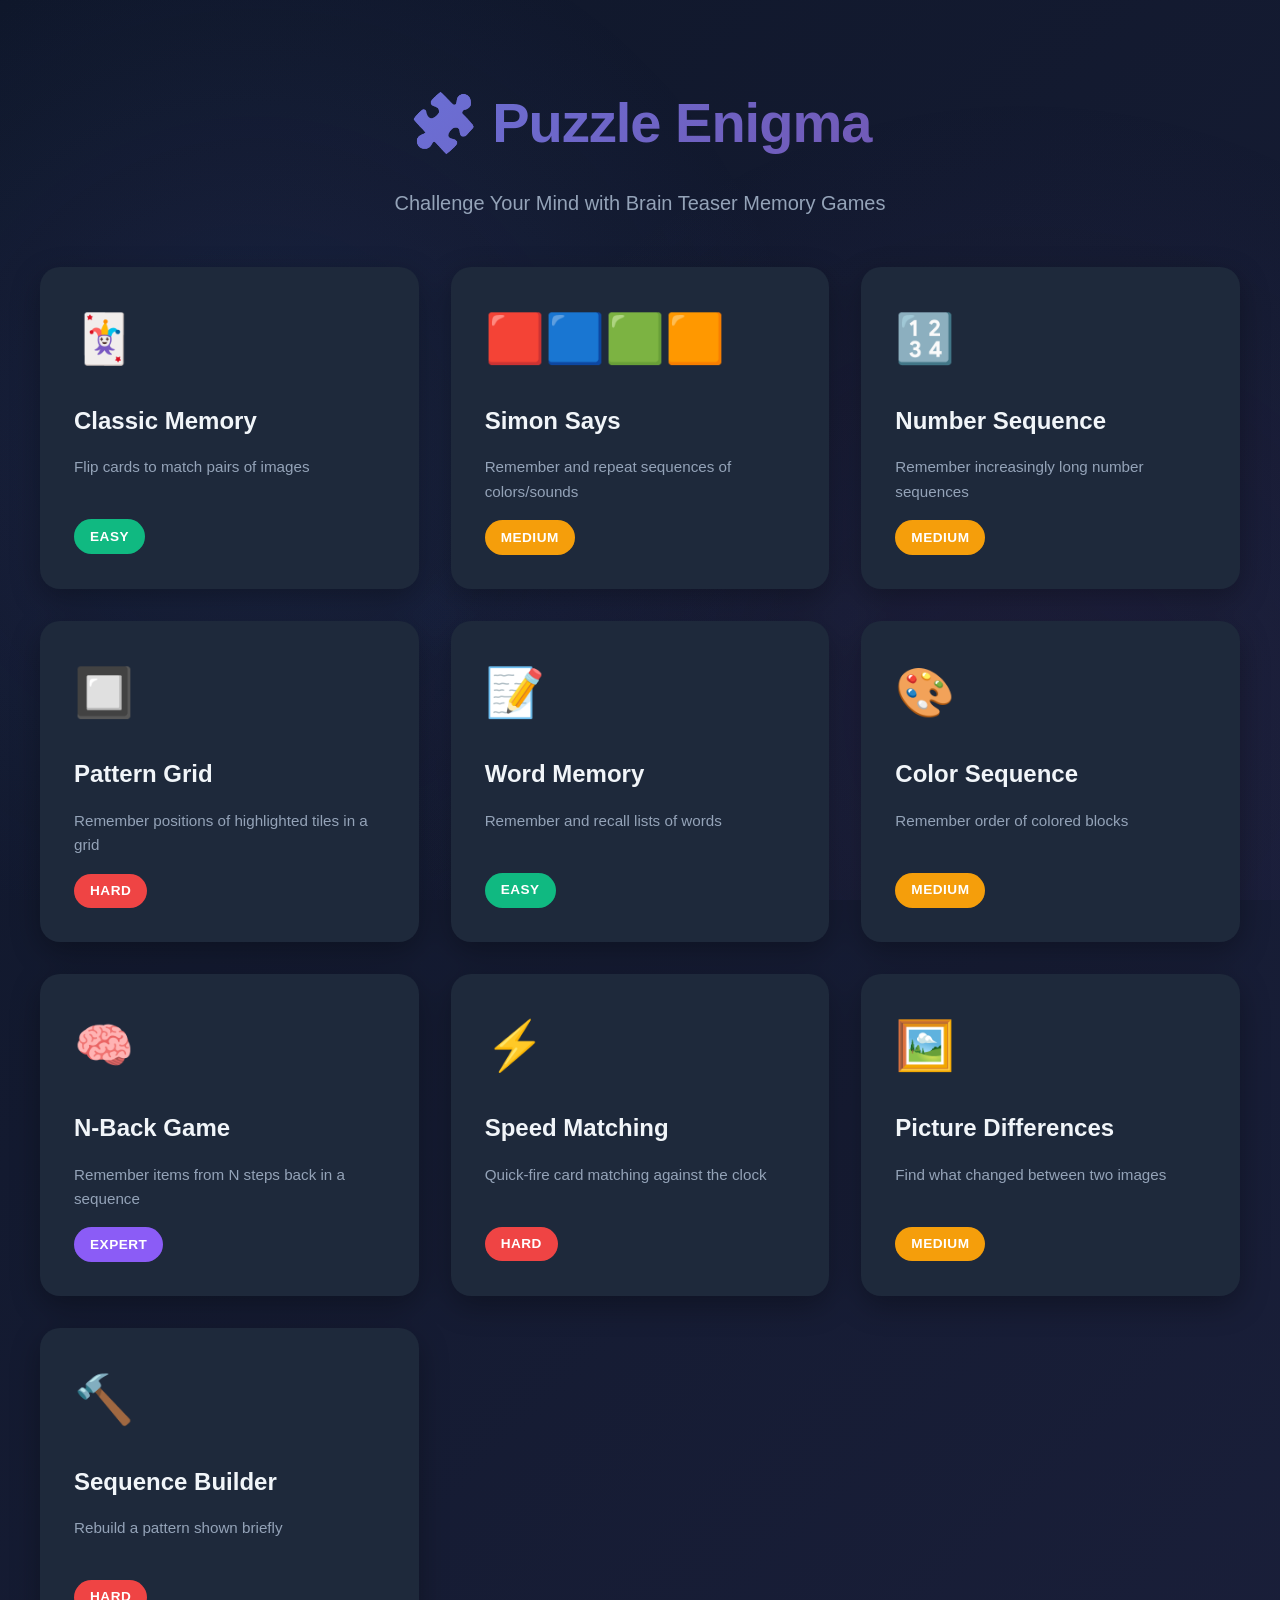
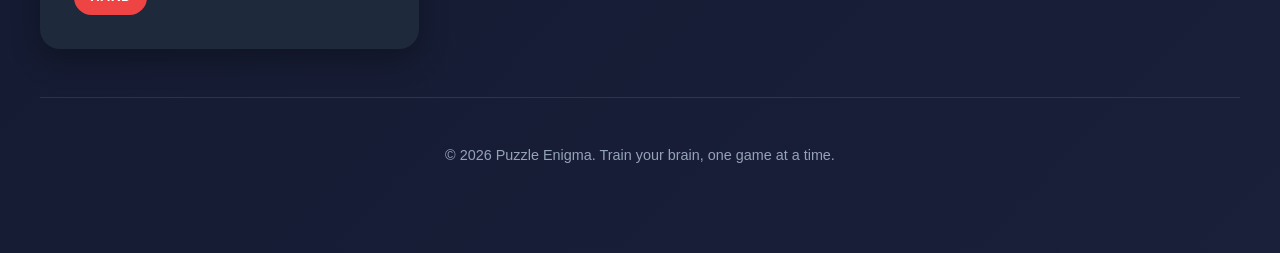
<file: index.html>
<!DOCTYPE html>
<html lang="en">
<head>
    <meta charset="UTF-8">
    <meta name="viewport" content="width=device-width, initial-scale=1.0">
    <title>Puzzle Enigma - Brain Teaser Memory Games</title>
    <link rel="stylesheet" href="style.css">
</head>
<body>
    <div class="container">
        <header>
            <h1 class="title">🧩 Puzzle Enigma</h1>
            <p class="subtitle">Challenge Your Mind with Brain Teaser Memory Games</p>
        </header>

        <main class="games-grid">
            <div class="game-card" data-game="pairs">
                <div class="game-icon">🃏</div>
                <h3>Classic Memory</h3>
                <p>Flip cards to match pairs of images</p>
                <div class="difficulty">Easy</div>
            </div>

            <div class="game-card" data-game="simon">
                <div class="game-icon">🟥🟦🟩🟧</div>
                <h3>Simon Says</h3>
                <p>Remember and repeat sequences of colors/sounds</p>
                <div class="difficulty">Medium</div>
            </div>

            <div class="game-card" data-game="number-sequence">
                <div class="game-icon">🔢</div>
                <h3>Number Sequence</h3>
                <p>Remember increasingly long number sequences</p>
                <div class="difficulty">Medium</div>
            </div>

            <div class="game-card" data-game="pattern-grid">
                <div class="game-icon">🔲</div>
                <h3>Pattern Grid</h3>
                <p>Remember positions of highlighted tiles in a grid</p>
                <div class="difficulty">Hard</div>
            </div>

            <div class="game-card" data-game="word-memory">
                <div class="game-icon">📝</div>
                <h3>Word Memory</h3>
                <p>Remember and recall lists of words</p>
                <div class="difficulty">Easy</div>
            </div>

            <div class="game-card" data-game="color-sequence">
                <div class="game-icon">🎨</div>
                <h3>Color Sequence</h3>
                <p>Remember order of colored blocks</p>
                <div class="difficulty">Medium</div>
            </div>

            <div class="game-card" data-game="n-back">
                <div class="game-icon">🧠</div>
                <h3>N-Back Game</h3>
                <p>Remember items from N steps back in a sequence</p>
                <div class="difficulty">Expert</div>
            </div>

            <div class="game-card" data-game="speed-matching">
                <div class="game-icon">⚡</div>
                <h3>Speed Matching</h3>
                <p>Quick-fire card matching against the clock</p>
                <div class="difficulty">Hard</div>
            </div>

            <div class="game-card" data-game="picture-differences">
                <div class="game-icon">🖼️</div>
                <h3>Picture Differences</h3>
                <p>Find what changed between two images</p>
                <div class="difficulty">Medium</div>
            </div>

            <div class="game-card" data-game="sequence-builder">
                <div class="game-icon">🔨</div>
                <h3>Sequence Builder</h3>
                <p>Rebuild a pattern shown briefly</p>
                <div class="difficulty">Hard</div>
            </div>
        </main>

        <footer>
            <p>&copy; 2026 Puzzle Enigma. Train your brain, one game at a time.</p>
        </footer>
    </div>

    <script src="script.js"></script>
</body>
</html>
</file>
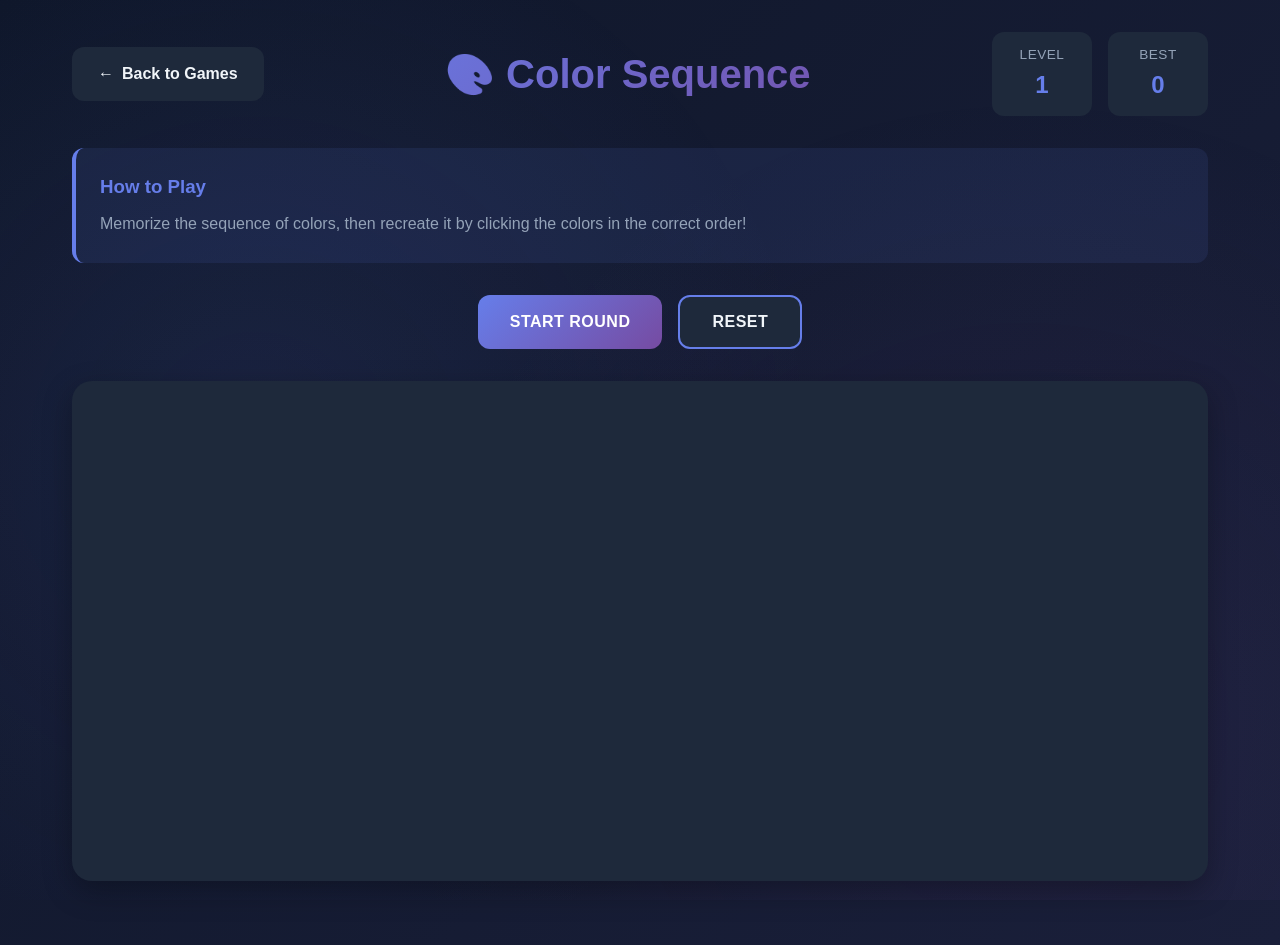
<file: color-sequence/index.html>
<!DOCTYPE html>
<html lang="en">
<head>
    <meta charset="UTF-8">
    <meta name="viewport" content="width=device-width, initial-scale=1.0">
    <title>Color Sequence - Puzzle Enigma</title>
    <link rel="stylesheet" href="../game-style.css">
    <style>
        .color-display {
            display: flex;
            gap: 1rem;
            justify-content: center;
            flex-wrap: wrap;
            margin: 2rem 0;
            min-height: 100px;
        }

        .color-block {
            width: 80px;
            height: 80px;
            border-radius: 12px;
            box-shadow: 0 5px 15px rgba(0, 0, 0, 0.3);
            animation: fadeIn 0.5s ease-out;
        }

        .color-picker {
            display: flex;
            gap: 1rem;
            justify-content: center;
            flex-wrap: wrap;
            margin: 2rem 0;
        }

        .color-btn {
            width: 100px;
            height: 100px;
            border: 4px solid rgba(255, 255, 255, 0.3);
            border-radius: 15px;
            cursor: pointer;
            transition: all 0.3s ease;
        }

        .color-btn:hover {
            transform: scale(1.1);
            box-shadow: 0 0 20px currentColor;
        }

        .color-btn.selected {
            transform: scale(0.95);
            box-shadow: inset 0 0 20px rgba(0, 0, 0, 0.5);
        }

        @media (max-width: 768px) {
            .color-block {
                width: 60px;
                height: 60px;
            }

            .color-btn {
                width: 70px;
                height: 70px;
            }
        }

        #message {
            order: -1;
            width: 100%;
            margin-bottom: 1rem;
        }
    </style>
</head>
<body>
    <div class="container">
        <div class="header">
            <a href="../index.html" class="back-btn">
                <span>←</span> Back to Games
            </a>
            <div class="game-title">
                <h1>🎨 Color Sequence</h1>
            </div>
            <div class="score-info">
                <div class="score-box">
                    <div class="score-label">Level</div>
                    <div class="score-value" id="level">1</div>
                </div>
                <div class="score-box">
                    <div class="score-label">Best</div>
                    <div class="score-value" id="best">0</div>
                </div>
            </div>
        </div>

        <div class="instructions">
            <h3>How to Play</h3>
            <p>Memorize the sequence of colors, then recreate it by clicking the colors in the correct order!</p>
        </div>

        <div class="controls">
            <button class="btn btn-primary" id="startBtn">Start Round</button>
            <button class="btn btn-secondary" id="clearBtn" style="display: none;">Clear</button>
            <button class="btn btn-secondary" id="resetBtn">Reset</button>
        </div>

        <div class="game-container">
            <div class="color-display" id="colorDisplay"></div>
            <div class="color-picker" id="colorPicker" style="display: none;"></div>
            <div id="message"></div>
        </div>
    </div>

    <script>
        const colors = [
            { name: 'red', value: '#ef4444' },
            { name: 'blue', value: '#3b82f6' },
            { name: 'green', value: '#10b981' },
            { name: 'yellow', value: '#f59e0b' },
            { name: 'purple', value: '#a855f7' },
            { name: 'pink', value: '#ec4899' },
            { name: 'orange', value: '#f97316' },
            { name: 'teal', value: '#14b8a6' }
        ];

        let sequence = [];
        let playerSequence = [];
        let level = 1;
        let bestScore = localStorage.getItem('colorBest') || 0;

        document.getElementById('best').textContent = bestScore;

        const colorDisplay = document.getElementById('colorDisplay');
        const colorPicker = document.getElementById('colorPicker');
        const startBtn = document.getElementById('startBtn');
        const clearBtn = document.getElementById('clearBtn');
        const resetBtn = document.getElementById('resetBtn');

        function createColorPicker() {
            colorPicker.innerHTML = '';
            colors.forEach(color => {
                const btn = document.createElement('div');
                btn.className = 'color-btn';
                btn.style.backgroundColor = color.value;
                btn.dataset.color = color.name;
                btn.addEventListener('click', () => selectColor(color));
                colorPicker.appendChild(btn);
            });
        }

        function generateSequence() {
            sequence = [];
            const length = 3 + level;
            for (let i = 0; i < length; i++) {
                const randomColor = colors[Math.floor(Math.random() * colors.length)];
                sequence.push(randomColor);
            }
        }

        async function showSequence() {
            startBtn.disabled = true;
            colorPicker.style.display = 'none';
            clearBtn.style.display = 'none';
            playerSequence = [];
            colorDisplay.innerHTML = '';

            generateSequence();

            showMessage(`Memorize the sequence (${sequence.length} colors)...`, 'success');

            await new Promise(resolve => setTimeout(resolve, 1000));

            // Show colors one by one
            for (let i = 0; i < sequence.length; i++) {
                const block = document.createElement('div');
                block.className = 'color-block';
                block.style.backgroundColor = sequence[i].value;
                colorDisplay.appendChild(block);
                await new Promise(resolve => setTimeout(resolve, 800));
            }

            await new Promise(resolve => setTimeout(resolve, 2000));

            // Clear display
            colorDisplay.innerHTML = '';

            showMessage('Now recreate the sequence!', 'success');
            colorPicker.style.display = 'flex';
            clearBtn.style.display = 'inline-block';
        }

        function selectColor(color) {
            playerSequence.push(color);

            const block = document.createElement('div');
            block.className = 'color-block';
            block.style.backgroundColor = color.value;
            colorDisplay.appendChild(block);

            // Flash the button
            const btn = document.querySelector(`[data-color="${color.name}"]`);
            btn.classList.add('selected');
            setTimeout(() => btn.classList.remove('selected'), 200);

            if (playerSequence.length === sequence.length) {
                setTimeout(() => checkSequence(), 500);
            }
        }

        function checkSequence() {
            const correct = playerSequence.every((color, index) =>
                color.name === sequence[index].name
            );

            if (correct) {
                level++;
                document.getElementById('level').textContent = level;

                if (level - 1 > bestScore) {
                    bestScore = level - 1;
                    localStorage.setItem('colorBest', bestScore);
                    document.getElementById('best').textContent = bestScore;
                }

                showMessage('🎉 Perfect sequence! Get ready for the next level...', 'success');
                setTimeout(() => showSequence(), 2000);
            } else {
                showMessage('❌ Wrong sequence! Here was the correct order:', 'error');

                setTimeout(() => {
                    colorDisplay.innerHTML = '';
                    sequence.forEach(color => {
                        const block = document.createElement('div');
                        block.className = 'color-block';
                        block.style.backgroundColor = color.value;
                        colorDisplay.appendChild(block);
                    });

                    colorPicker.style.display = 'none';
                    clearBtn.style.display = 'none';
                    startBtn.disabled = false;
                    startBtn.textContent = 'Try Again';
                }, 1000);
            }
        }

        function clearSelection() {
            playerSequence = [];
            colorDisplay.innerHTML = '';
        }

        function resetGame() {
            level = 1;
            sequence = [];
            playerSequence = [];
            document.getElementById('level').textContent = '1';
            colorDisplay.innerHTML = '';
            colorPicker.style.display = 'none';
            clearBtn.style.display = 'none';
            startBtn.disabled = false;
            startBtn.textContent = 'Start Round';
            document.getElementById('message').textContent = '';
        }

        function showMessage(text, type) {
            const messageEl = document.getElementById('message');
            messageEl.textContent = text;
            messageEl.className = `message ${type}`;
        }

        startBtn.addEventListener('click', showSequence);
        clearBtn.addEventListener('click', clearSelection);
        resetBtn.addEventListener('click', resetGame);

        createColorPicker();
    </script>
</body>
</html>
</file>
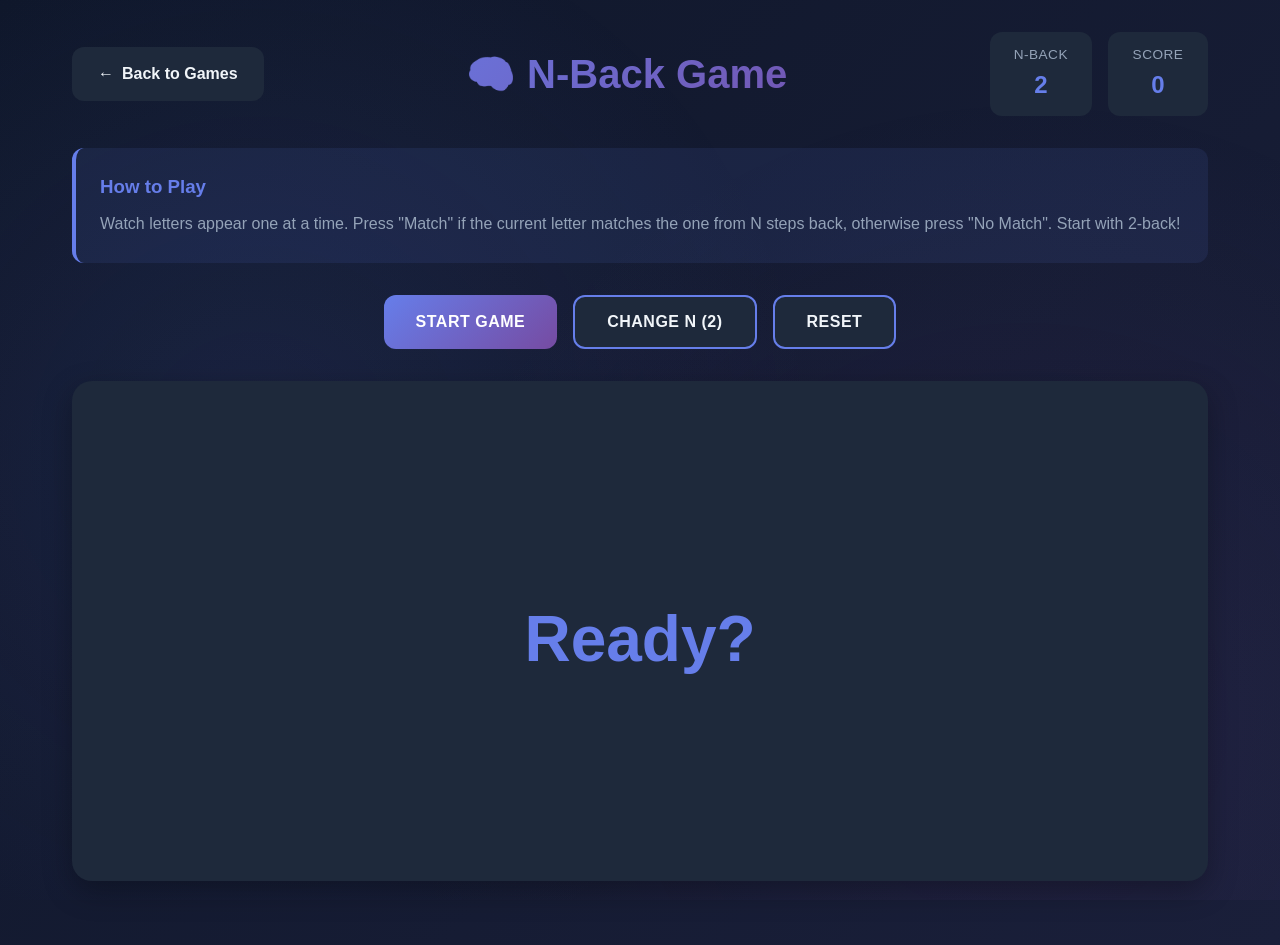
<file: n-back/index.html>
<!DOCTYPE html>
<html lang="en">
<head>
    <meta charset="UTF-8">
    <meta name="viewport" content="width=device-width, initial-scale=1.0">
    <title>N-Back Game - Puzzle Enigma</title>
    <link rel="stylesheet" href="../game-style.css">
    <style>
        .nback-display {
            font-size: 4rem;
            font-weight: bold;
            color: var(--primary-color);
            min-height: 150px;
            display: flex;
            align-items: center;
            justify-content: center;
            margin: 2rem 0;
        }

        .nback-buttons {
            display: flex;
            gap: 1rem;
            justify-content: center;
            margin: 2rem 0;
        }

        .nback-btn {
            padding: 1.5rem 3rem;
            font-size: 1.25rem;
            border: none;
            border-radius: 12px;
            cursor: pointer;
            font-weight: 600;
            transition: all 0.3s ease;
        }

        .match-btn {
            background: var(--success);
            color: white;
        }

        .no-match-btn {
            background: var(--error);
            color: white;
        }

        .nback-btn:hover {
            transform: translateY(-3px);
            box-shadow: 0 10px 25px rgba(0, 0, 0, 0.3);
        }

        .nback-btn:disabled {
            opacity: 0.5;
            cursor: not-allowed;
        }

        #message {
            order: -1;
            width: 100%;
            margin-bottom: 1rem;
        }

        @media (max-width: 768px) {
            .nback-display {
                font-size: 3rem;
            }

            .nback-buttons {
                flex-direction: column;
            }

            .nback-btn {
                width: 100%;
            }
        }
    </style>
</head>
<body>
    <div class="container">
        <div class="header">
            <a href="../index.html" class="back-btn">
                <span>←</span> Back to Games
            </a>
            <div class="game-title">
                <h1>🧠 N-Back Game</h1>
            </div>
            <div class="score-info">
                <div class="score-box">
                    <div class="score-label">N-Back</div>
                    <div class="score-value" id="nback">2</div>
                </div>
                <div class="score-box">
                    <div class="score-label">Score</div>
                    <div class="score-value" id="score">0</div>
                </div>
            </div>
        </div>

        <div class="instructions">
            <h3>How to Play</h3>
            <p>Watch letters appear one at a time. Press "Match" if the current letter matches the one from N steps back, otherwise press "No Match". Start with 2-back!</p>
        </div>

        <div class="controls">
            <button class="btn btn-primary" id="startBtn">Start Game</button>
            <button class="btn btn-secondary" id="levelBtn">Change N (2)</button>
            <button class="btn btn-secondary" id="resetBtn">Reset</button>
        </div>

        <div class="game-container">
            <div class="nback-display" id="display">Ready?</div>
            <div class="nback-buttons" id="buttons" style="display: none;">
                <button class="nback-btn match-btn" id="matchBtn">✓ Match</button>
                <button class="nback-btn no-match-btn" id="noMatchBtn">✗ No Match</button>
            </div>
            <div id="message"></div>
        </div>
    </div>

    <script>
        const letters = 'ABCDEFGHIJKLMNOPQRSTUVWXYZ'.split('');
        let sequence = [];
        let currentIndex = 0;
        let nBack = 2;
        let score = 0;
        let isPlaying = false;
        let roundLength = 20;

        const display = document.getElementById('display');
        const buttons = document.getElementById('buttons');
        const matchBtn = document.getElementById('matchBtn');
        const noMatchBtn = document.getElementById('noMatchBtn');
        const startBtn = document.getElementById('startBtn');
        const levelBtn = document.getElementById('levelBtn');
        const resetBtn = document.getElementById('resetBtn');

        function generateSequence() {
            sequence = [];
            for (let i = 0; i < roundLength; i++) {
                if (i >= nBack && Math.random() < 0.3) {
                    // 30% chance to create a match
                    sequence.push(sequence[i - nBack]);
                } else {
                    sequence.push(letters[Math.floor(Math.random() * letters.length)]);
                }
            }
        }

        async function playRound() {
            isPlaying = true;
            currentIndex = 0;
            score = 0;
            document.getElementById('score').textContent = '0';
            startBtn.disabled = true;
            levelBtn.disabled = true;
            buttons.style.display = 'flex';

            generateSequence();
            showMessage(`Watch for ${nBack}-back matches!`, 'success');

            await new Promise(resolve => setTimeout(resolve, 1500));

            for (let i = 0; i < sequence.length && isPlaying; i++) {
                currentIndex = i;
                display.textContent = sequence[i];

                matchBtn.disabled = false;
                noMatchBtn.disabled = false;

                await new Promise(resolve => {
                    let answered = false;

                    const handleMatch = () => {
                        if (answered) return;
                        answered = true;
                        checkAnswer(true);
                        resolve();
                    };

                    const handleNoMatch = () => {
                        if (answered) return;
                        answered = true;
                        checkAnswer(false);
                        resolve();
                    };

                    matchBtn.onclick = handleMatch;
                    noMatchBtn.onclick = handleNoMatch;

                    setTimeout(() => {
                        if (!answered) {
                            answered = true;
                            checkAnswer(false); // No response = no match
                            resolve();
                        }
                    }, 2000);
                });

                matchBtn.disabled = true;
                noMatchBtn.disabled = true;

                await new Promise(resolve => setTimeout(resolve, 300));
            }

            endGame();
        }

        function checkAnswer(playerSaidMatch) {
            const isActualMatch = currentIndex >= nBack &&
                                 sequence[currentIndex] === sequence[currentIndex - nBack];

            if ((playerSaidMatch && isActualMatch) || (!playerSaidMatch && !isActualMatch)) {
                score++;
                document.getElementById('score').textContent = score;
            }
        }

        function endGame() {
            isPlaying = false;
            buttons.style.display = 'none';
            display.textContent = '✓';

            const percentage = Math.round((score / roundLength) * 100);
            showMessage(`Game Complete! You got ${score}/${roundLength} correct (${percentage}%)`, 'success');

            startBtn.disabled = false;
            levelBtn.disabled = false;
        }

        function changeLevel() {
            nBack++;
            if (nBack > 5) nBack = 1;
            document.getElementById('nback').textContent = nBack;
            levelBtn.textContent = `Change N (${nBack})`;
        }

        function resetGame() {
            isPlaying = false;
            currentIndex = 0;
            score = 0;
            sequence = [];
            display.textContent = 'Ready?';
            buttons.style.display = 'none';
            document.getElementById('score').textContent = '0';
            document.getElementById('message').textContent = '';
            startBtn.disabled = false;
            levelBtn.disabled = false;
        }

        function showMessage(text, type) {
            const messageEl = document.getElementById('message');
            messageEl.textContent = text;
            messageEl.className = `message ${type}`;
        }

        startBtn.addEventListener('click', playRound);
        levelBtn.addEventListener('click', changeLevel);
        resetBtn.addEventListener('click', resetGame);
    </script>
</body>
</html>
</file>
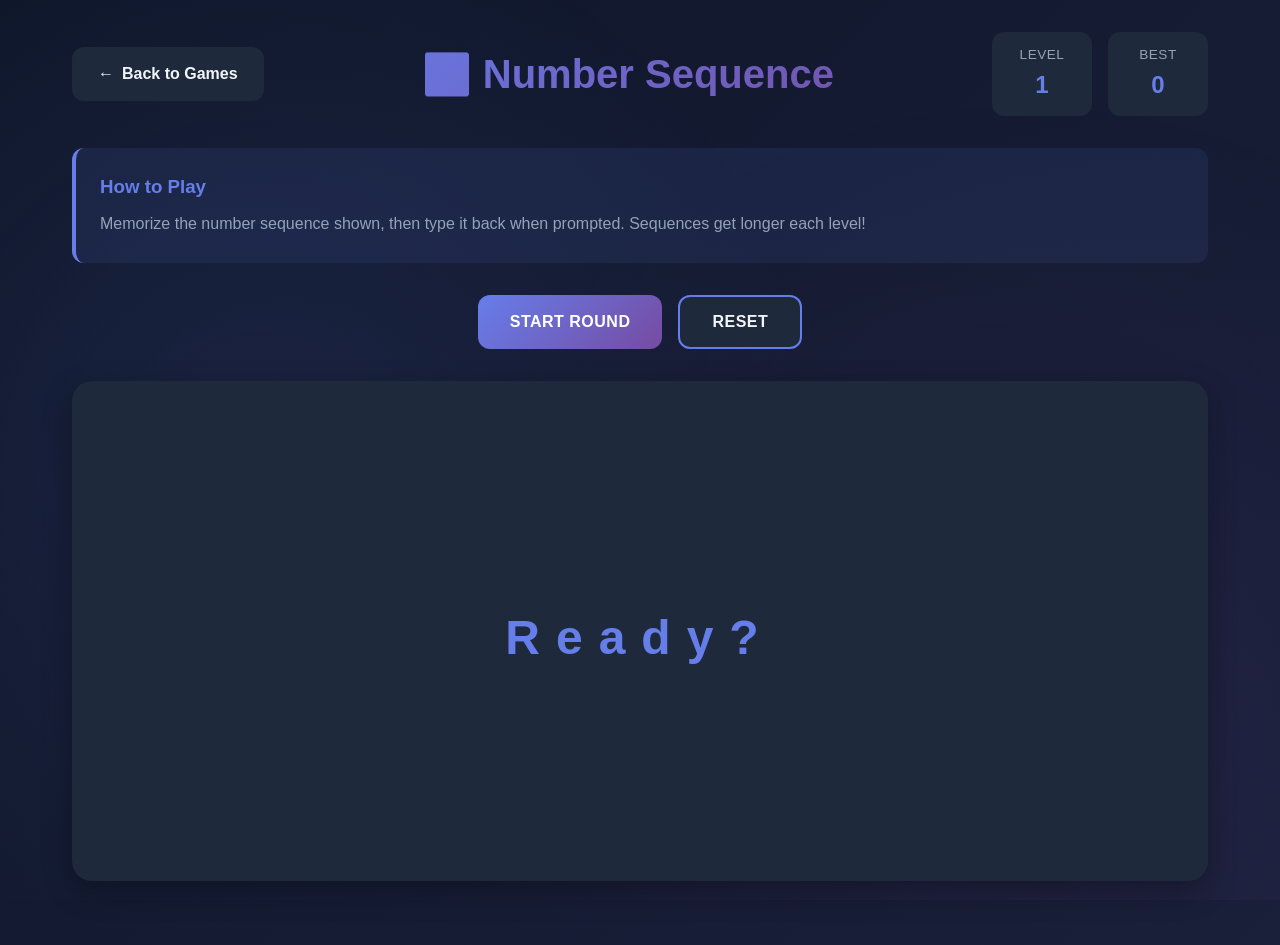
<file: number-sequence/index.html>
<!DOCTYPE html>
<html lang="en">
<head>
    <meta charset="UTF-8">
    <meta name="viewport" content="width=device-width, initial-scale=1.0">
    <title>Number Sequence - Puzzle Enigma</title>
    <link rel="stylesheet" href="../game-style.css">
    <style>
        .sequence-display {
            font-size: 3rem;
            font-weight: bold;
            color: var(--primary-color);
            min-height: 100px;
            display: flex;
            align-items: center;
            justify-content: center;
            letter-spacing: 1rem;
            margin: 2rem 0;
        }

        .input-area {
            display: flex;
            gap: 1rem;
            margin: 2rem 0;
            flex-wrap: wrap;
            justify-content: center;
        }

        .number-input {
            font-size: 2rem;
            padding: 1rem 2rem;
            border-radius: 12px;
            border: 2px solid var(--primary-color);
            background: var(--surface-color);
            color: var(--text-color);
            text-align: center;
            width: 300px;
        }

        .number-input:focus {
            outline: none;
            box-shadow: 0 0 20px rgba(102, 126, 234, 0.5);
        }

        #message {
            order: -1;
            width: 100%;
            margin-bottom: 1rem;
        }

        @media (max-width: 768px) {
            .sequence-display {
                font-size: 2rem;
                letter-spacing: 0.5rem;
            }

            .number-input {
                font-size: 1.5rem;
                width: 100%;
            }
        }
    </style>
</head>
<body>
    <div class="container">
        <div class="header">
            <a href="../index.html" class="back-btn">
                <span>←</span> Back to Games
            </a>
            <div class="game-title">
                <h1>🔢 Number Sequence</h1>
            </div>
            <div class="score-info">
                <div class="score-box">
                    <div class="score-label">Level</div>
                    <div class="score-value" id="level">1</div>
                </div>
                <div class="score-box">
                    <div class="score-label">Best</div>
                    <div class="score-value" id="best">0</div>
                </div>
            </div>
        </div>

        <div class="instructions">
            <h3>How to Play</h3>
            <p>Memorize the number sequence shown, then type it back when prompted. Sequences get longer each level!</p>
        </div>

        <div class="controls">
            <button class="btn btn-primary" id="startBtn">Start Round</button>
            <button class="btn btn-secondary" id="submitBtn" style="display: none;">Submit</button>
            <button class="btn btn-secondary" id="resetBtn">Reset</button>
        </div>

        <div class="game-container">
            <div class="sequence-display" id="sequenceDisplay">Ready?</div>
            <div class="input-area" id="inputArea" style="display: none;">
                <input type="text" class="number-input" id="numberInput" placeholder="Enter the sequence" autocomplete="off">
            </div>
            <div id="message"></div>
        </div>
    </div>

    <script>
        let sequence = '';
        let level = 1;
        let isShowing = false;
        let bestScore = localStorage.getItem('numberBest') || 0;

        document.getElementById('best').textContent = bestScore;

        const sequenceDisplay = document.getElementById('sequenceDisplay');
        const numberInput = document.getElementById('numberInput');
        const inputArea = document.getElementById('inputArea');
        const startBtn = document.getElementById('startBtn');
        const submitBtn = document.getElementById('submitBtn');
        const resetBtn = document.getElementById('resetBtn');

        function generateSequence(length) {
            let seq = '';
            for (let i = 0; i < length; i++) {
                seq += Math.floor(Math.random() * 10);
            }
            return seq;
        }

        async function showSequence() {
            isShowing = true;
            startBtn.disabled = true;
            inputArea.style.display = 'none';
            submitBtn.style.display = 'none';
            numberInput.value = '';

            sequence = generateSequence(2 + level);

            showMessage(`Memorize this ${2 + level}-digit number...`, 'success');

            await new Promise(resolve => setTimeout(resolve, 1000));

            // Show sequence
            sequenceDisplay.textContent = sequence;

            const displayTime = Math.max(2000, level * 1000);
            await new Promise(resolve => setTimeout(resolve, displayTime));

            // Hide sequence
            sequenceDisplay.textContent = '???';

            // Show input
            isShowing = false;
            inputArea.style.display = 'flex';
            submitBtn.style.display = 'inline-block';
            numberInput.focus();
            showMessage('Type the sequence you saw!', 'success');
        }

        function checkAnswer() {
            const userInput = numberInput.value.trim();

            if (userInput === '') {
                showMessage('Please enter a number!', 'error');
                return;
            }

            if (userInput === sequence) {
                level++;
                document.getElementById('level').textContent = level;

                if (level - 1 > bestScore) {
                    bestScore = level - 1;
                    localStorage.setItem('numberBest', bestScore);
                    document.getElementById('best').textContent = bestScore;
                }

                showMessage('🎉 Correct! Get ready for the next level...', 'success');
                setTimeout(() => showSequence(), 2000);
            } else {
                showMessage(`❌ Wrong! The correct sequence was: ${sequence}`, 'error');
                inputArea.style.display = 'none';
                submitBtn.style.display = 'none';
                startBtn.disabled = false;
                startBtn.textContent = 'Try Again';
                sequenceDisplay.textContent = 'Game Over';
            }
        }

        function resetGame() {
            level = 1;
            sequence = '';
            isShowing = false;
            document.getElementById('level').textContent = '1';
            sequenceDisplay.textContent = 'Ready?';
            numberInput.value = '';
            inputArea.style.display = 'none';
            submitBtn.style.display = 'none';
            startBtn.disabled = false;
            startBtn.textContent = 'Start Round';
            document.getElementById('message').textContent = '';
        }

        function showMessage(text, type) {
            const messageEl = document.getElementById('message');
            messageEl.textContent = text;
            messageEl.className = `message ${type}`;
        }

        startBtn.addEventListener('click', showSequence);
        submitBtn.addEventListener('click', checkAnswer);
        resetBtn.addEventListener('click', resetGame);

        numberInput.addEventListener('keypress', (e) => {
            if (e.key === 'Enter') {
                checkAnswer();
            }
        });

        // Only allow numbers in input
        numberInput.addEventListener('input', (e) => {
            e.target.value = e.target.value.replace(/[^0-9]/g, '');
        });
    </script>
</body>
</html>
</file>
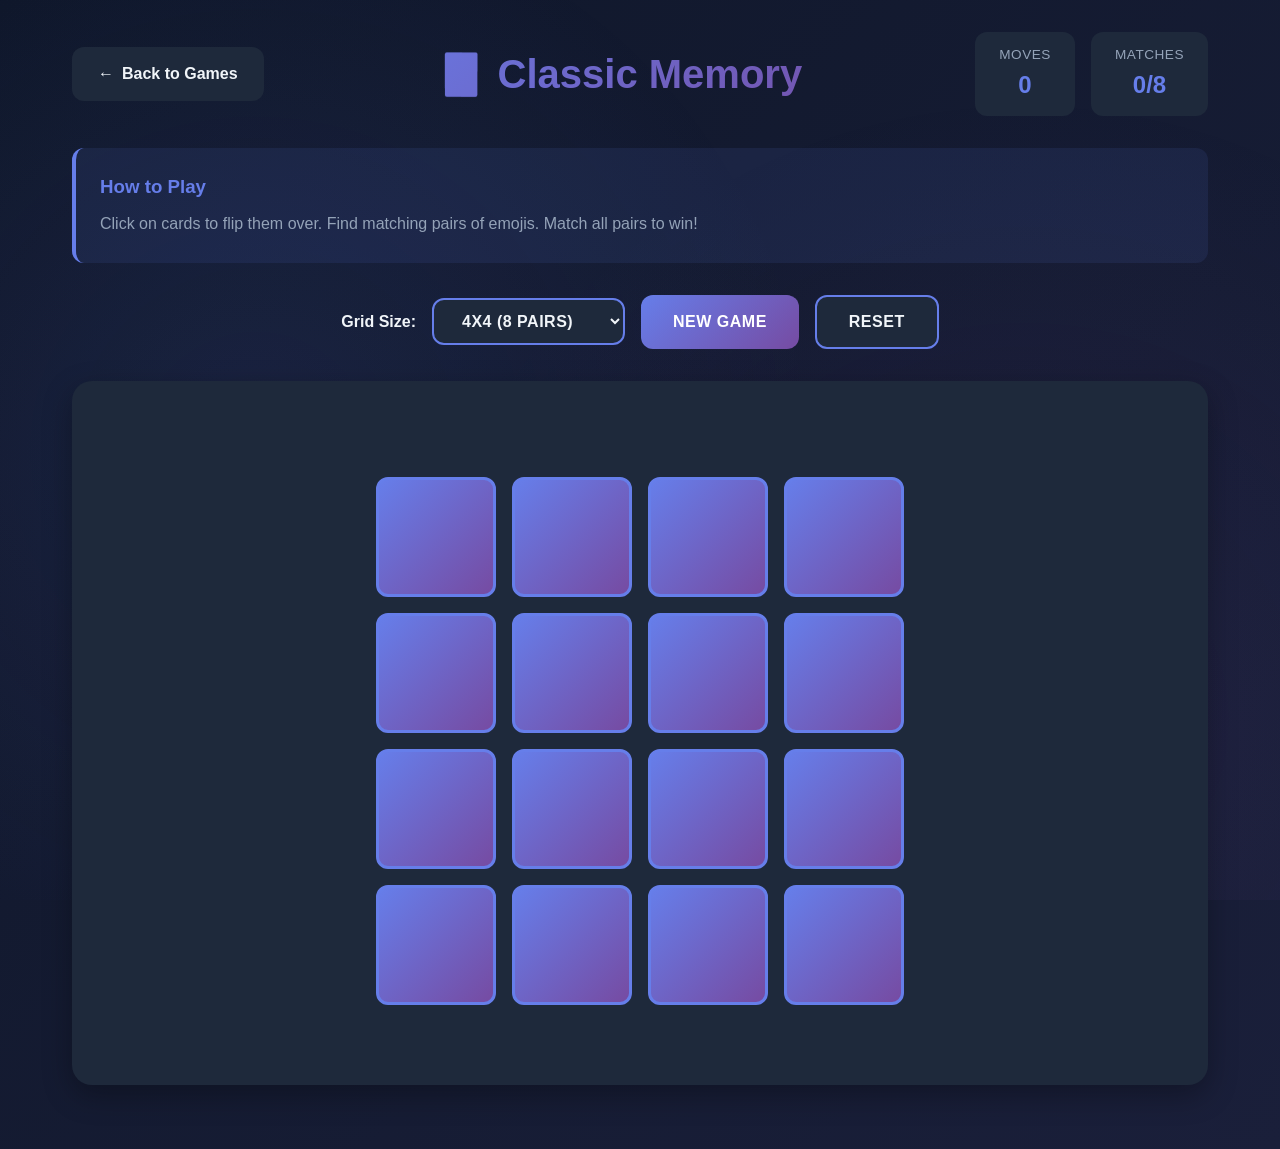
<file: pairs/index.html>
<!DOCTYPE html>
<html lang="en">
<head>
    <meta charset="UTF-8">
    <meta name="viewport" content="width=device-width, initial-scale=1.0">
    <title>Classic Memory - Puzzle Enigma</title>
    <link rel="stylesheet" href="../game-style.css">
    <style>
        .memory-grid {
            display: grid;
            gap: 1rem;
            margin: 2rem auto;
        }

        .memory-grid.grid-4x4 {
            grid-template-columns: repeat(4, 120px);
        }

        .memory-grid.grid-6x4 {
            grid-template-columns: repeat(6, 120px);
        }

        .memory-grid.grid-8x4 {
            grid-template-columns: repeat(8, 120px);
        }

        .memory-card {
            width: 120px;
            height: 120px;
            position: relative;
            cursor: pointer;
            transition: filter 0.3s ease;
        }

        .memory-card:hover:not(.matched) {
            filter: brightness(1.1);
        }

        .card-inner {
            position: relative;
            width: 100%;
            height: 100%;
            transition: transform 0.6s;
            transform-style: preserve-3d;
        }

        .memory-card.flipped .card-inner {
            transform: rotateY(180deg);
        }

        .memory-card.matched {
            animation: fadeOut 0.6s ease-in-out forwards;
            pointer-events: none;
        }

        @keyframes fadeOut {
            0% {
                opacity: 1;
                filter: brightness(1);
            }
            50% {
                opacity: 0.7;
                filter: brightness(1.3);
            }
            100% {
                opacity: 0;
                filter: brightness(0.5);
                visibility: hidden;
            }
        }

        .card-face {
            position: absolute;
            width: 100%;
            height: 100%;
            backface-visibility: hidden;
            display: flex;
            align-items: center;
            justify-content: center;
            border-radius: 12px;
            font-size: 3rem;
        }

        .card-front {
            background: var(--surface-color);
            transform: rotateY(180deg);
            border: 3px solid rgba(148, 163, 184, 0.3);
        }

        .card-back {
            background: linear-gradient(135deg, var(--primary-color), var(--secondary-color));
            border: 3px solid var(--primary-color);
        }

        #message {
            order: -1;
            width: 100%;
            margin-bottom: 1rem;
        }

        @media (max-width: 768px) {
            .memory-grid.grid-4x4 {
                grid-template-columns: repeat(4, 70px);
            }

            .memory-grid.grid-6x4 {
                grid-template-columns: repeat(6, 55px);
            }

            .memory-grid.grid-8x4 {
                grid-template-columns: repeat(8, 40px);
            }

            .memory-grid {
                gap: 0.5rem;
            }

            .memory-card {
                width: 70px;
                height: 70px;
            }

            .memory-grid.grid-6x4 .memory-card {
                width: 55px;
                height: 55px;
            }

            .memory-grid.grid-8x4 .memory-card {
                width: 40px;
                height: 40px;
            }

            .card-face {
                font-size: 2rem;
            }

            .memory-grid.grid-6x4 .card-face {
                font-size: 1.5rem;
            }

            .memory-grid.grid-8x4 .card-face {
                font-size: 1.2rem;
            }
        }
    </style>
</head>
<body>
    <div class="container">
        <div class="header">
            <a href="../index.html" class="back-btn">
                <span>←</span> Back to Games
            </a>
            <div class="game-title">
                <h1>🃏 Classic Memory</h1>
            </div>
            <div class="score-info">
                <div class="score-box">
                    <div class="score-label">Moves</div>
                    <div class="score-value" id="moves">0</div>
                </div>
                <div class="score-box">
                    <div class="score-label">Matches</div>
                    <div class="score-value" id="matches">0/8</div>
                </div>
            </div>
        </div>

        <div class="instructions">
            <h3>How to Play</h3>
            <p>Click on cards to flip them over. Find matching pairs of emojis. Match all pairs to win!</p>
        </div>

        <div class="controls">
            <div style="display: flex; align-items: center; gap: 1rem;">
                <label for="gridSize" style="font-weight: 600; color: var(--text-color);">Grid Size:</label>
                <select id="gridSize" class="btn" style="padding: 0.75rem 1.5rem; background: var(--surface-color); color: var(--text-color); border: 2px solid var(--primary-color); cursor: pointer;">
                    <option value="4x4">4x4 (8 pairs)</option>
                    <option value="6x4">6x4 (12 pairs)</option>
                    <option value="8x4">8x4 (16 pairs)</option>
                </select>
            </div>
            <button class="btn btn-primary" id="newGameBtn">New Game</button>
            <button class="btn btn-secondary" id="resetBtn">Reset</button>
        </div>

        <div class="game-container">
            <div class="memory-grid" id="gameBoard"></div>
            <div id="message"></div>
        </div>
    </div>

    <script>
        const allEmojis = [
            // Games & Entertainment
            '🎮', '🎨', '🎭', '🎪', '🎯', '🎲', '🎸', '🎹', '🎬', '🎤', '🎧', '🎼', '🎺', '🎻', '🎰', '🎳',
            // Sports & Activities
            '⚽', '🏀', '🏈', '⚾', '🎾', '🏐', '🏉', '🎱', '🏓', '🏸', '🏒', '🏑', '🥊', '🥋', '⛳', '🏹',
            // Animals
            '🐶', '🐱', '🐭', '🐹', '🐰', '🦊', '🐻', '🐼', '🐨', '🐯', '🦁', '🐮', '🐷', '🐸', '🐵', '🐔',
            '🦆', '🦉', '🦅', '🦇', '🐺', '🐗', '🐴', '🦄', '🐝', '🐛', '🦋', '🐌', '🐞', '🐢', '🐍', '🦎',
            // Marine Life
            '🐙', '🦑', '🦀', '🦞', '🦐', '🐠', '🐟', '🐡', '🐬', '🦈', '🐳', '🐋', '🦭', '🦦',
            // Food & Drinks
            '🍎', '🍊', '🍋', '🍌', '🍉', '🍇', '🍓', '🍑', '🍒', '🍍', '🥝', '🥑', '🍅', '🥕', '🌽', '🥒',
            '🍔', '🍕', '🌭', '🌮', '🌯', '🥙', '🍝', '🍜', '🍲', '🍱', '🍣', '🍤', '🍙', '🥟', '🍩', '🍪',
            '🎂', '🧁', '🍰', '🍫', '🍬', '🍭', '☕', '🍵', '🥤', '🧃', '🍹', '🍺', '🍻', '🥂', '🍾', '🧉',
            // Nature & Weather
            '🌸', '🌺', '🌻', '🌹', '🌷', '🌼', '💐', '🌾', '🌱', '🍀', '🍃', '🍂', '🍁', '🌴', '🌲', '🌳',
            '☀️', '⭐', '🌙', '⚡', '🔥', '💧', '🌈', '❄️', '☃️', '🌊', '💫', '✨', '🌟', '💥', '☁️', '🌤️',
            // Objects & Tools
            '⚽', '🏀', '⚾', '🎾', '🏐', '🏈', '🎱', '🎳', '🏏', '🏑', '🏒', '🏓', '🏸', '🥊', '🥋', '⛳',
            '📱', '💻', '⌨️', '🖱️', '🖥️', '🖨️', '📷', '📹', '🎥', '📺', '📻', '🎙️', '🎚️', '🎛️', '⏰', '⏱️',
            '🔑', '🔒', '🔓', '🔨', '🔧', '🔩', '⚙️', '🧰', '🪛', '🪚', '⛏️', '🪓', '🗡️', '⚔️', '🛡️', '🏹',
            // Transportation
            '🚗', '🚕', '🚙', '🚌', '🚎', '🏎️', '🚓', '🚑', '🚒', '🚐', '🚚', '🚛', '🚜', '🛵', '🏍️', '🚲',
            '✈️', '🚁', '🚂', '🚃', '🚄', '🚅', '🚆', '🚇', '🚈', '🚉', '🚊', '🚝', '🚞', '🚋', '🚌', '🚍',
            // Buildings & Places
            '🏠', '🏡', '🏢', '🏣', '🏤', '🏥', '🏦', '🏨', '🏩', '🏪', '🏫', '🏬', '🏭', '🏯', '🏰', '🗼',
            // Symbols & Icons
            '❤️', '💛', '💚', '💙', '💜', '🧡', '🖤', '🤍', '🤎', '💔', '💕', '💖', '💗', '💘', '💝', '💞',
            '🔴', '🟠', '🟡', '🟢', '🔵', '🟣', '⚫', '⚪', '🟤', '🔶', '🔷', '🔸', '🔹', '🔺', '🔻', '💠',
            // Space & Science
            '🚀', '🛸', '🛰️', '🌍', '🌎', '🌏', '🪐', '🌑', '🌒', '🌓', '🌔', '🌕', '🌖', '🌗', '🌘', '🌚'
        ];
        let gridSize = '4x4';
        let totalPairs = 8;
        let cards = [];
        let flippedCards = [];
        let matchedPairs = 0;
        let moves = 0;
        let canFlip = true;

        function getGridConfig(size) {
            const configs = {
                '4x4': { cols: 4, rows: 4, pairs: 8 },
                '6x4': { cols: 6, rows: 4, pairs: 12 },
                '8x4': { cols: 8, rows: 4, pairs: 16 }
            };
            return configs[size];
        }

        function shuffle(array) {
            for (let i = array.length - 1; i > 0; i--) {
                const j = Math.floor(Math.random() * (i + 1));
                [array[i], array[j]] = [array[j], array[i]];
            }
            return array;
        }

        function getRandomEmojis(count) {
            // Create a shuffled copy of all emojis and take the first 'count' items
            const shuffled = [...allEmojis];
            shuffle(shuffled);
            return shuffled.slice(0, count);
        }

        function createBoard() {
            const config = getGridConfig(gridSize);
            totalPairs = config.pairs;

            const gameBoard = document.getElementById('gameBoard');
            gameBoard.innerHTML = '';
            gameBoard.className = `memory-grid grid-${gridSize}`;

            // Randomly select emojis from the entire array
            const selectedEmojis = getRandomEmojis(totalPairs);
            cards = shuffle([...selectedEmojis, ...selectedEmojis]);

            cards.forEach((emoji, index) => {
                const card = document.createElement('div');
                card.className = 'memory-card';
                card.dataset.emoji = emoji;
                card.dataset.index = index;
                card.innerHTML = `
                    <div class="card-inner">
                        <div class="card-face card-back"></div>
                        <div class="card-face card-front">${emoji}</div>
                    </div>
                `;
                card.addEventListener('click', flipCard);
                gameBoard.appendChild(card);
            });
        }

        function flipCard() {
            if (!canFlip) return;
            if (this.classList.contains('flipped')) return;
            if (flippedCards.length >= 2) return;

            this.classList.add('flipped');
            flippedCards.push(this);

            if (flippedCards.length === 2) {
                moves++;
                document.getElementById('moves').textContent = moves;
                checkMatch();
            }
        }

        function checkMatch() {
            canFlip = false;
            const [card1, card2] = flippedCards;
            const emoji1 = card1.dataset.emoji;
            const emoji2 = card2.dataset.emoji;

            if (emoji1 === emoji2) {
                matchedPairs++;
                document.getElementById('matches').textContent = `${matchedPairs}/${totalPairs}`;

                // Mark cards as matched and remove them
                card1.classList.add('matched');
                card2.classList.add('matched');

                flippedCards = [];
                canFlip = true;

                if (matchedPairs === totalPairs) {
                    setTimeout(() => {
                        showMessage(`🎉 Congratulations! You won in ${moves} moves!`, 'success');
                        // Reset the game after the message disappears
                        setTimeout(() => {
                            resetGame();
                        }, 3000);
                    }, 500);
                }
            } else {
                setTimeout(() => {
                    card1.classList.remove('flipped');
                    card2.classList.remove('flipped');
                    flippedCards = [];
                    canFlip = true;
                }, 1000);
            }
        }

        function showMessage(text, type) {
            const messageEl = document.getElementById('message');
            messageEl.textContent = text;
            messageEl.className = `message ${type}`;
            setTimeout(() => {
                messageEl.className = '';
                messageEl.textContent = '';
            }, 3000);
        }

        function resetGame() {
            flippedCards = [];
            matchedPairs = 0;
            moves = 0;
            canFlip = true;
            document.getElementById('moves').textContent = '0';
            document.getElementById('matches').textContent = `0/${totalPairs}`;
            document.getElementById('message').textContent = '';
            createBoard();
        }

        document.getElementById('gridSize').addEventListener('change', function(e) {
            gridSize = e.target.value;
            resetGame();
        });

        document.getElementById('newGameBtn').addEventListener('click', resetGame);
        document.getElementById('resetBtn').addEventListener('click', resetGame);

        // Initialize game
        resetGame();
    </script>
</body>
</html>
</file>
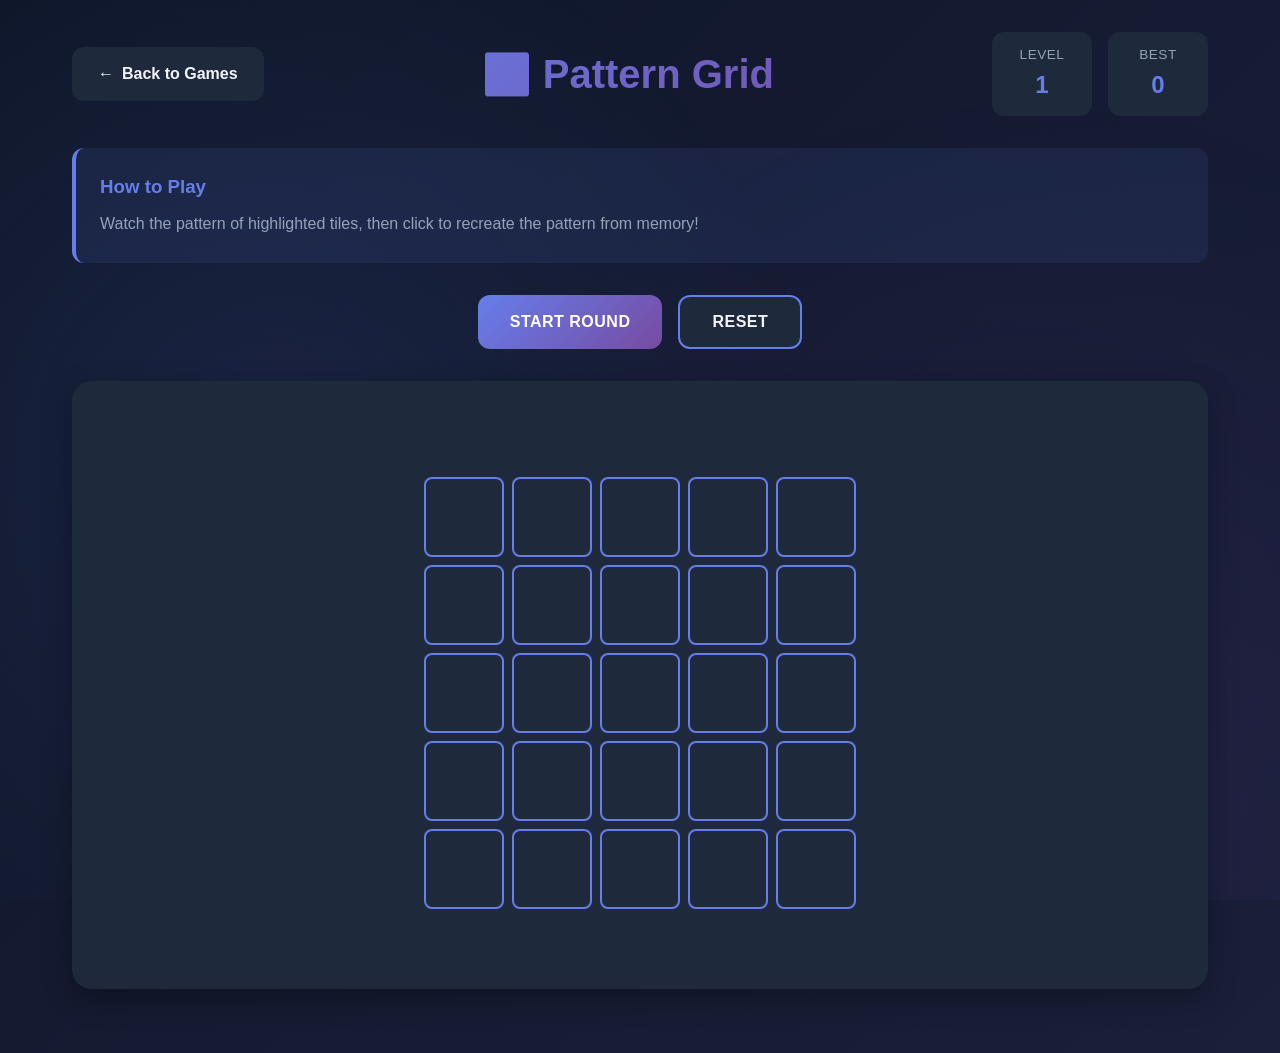
<file: pattern-grid/index.html>
<!DOCTYPE html>
<html lang="en">
<head>
    <meta charset="UTF-8">
    <meta name="viewport" content="width=device-width, initial-scale=1.0">
    <title>Pattern Grid - Puzzle Enigma</title>
    <link rel="stylesheet" href="../game-style.css">
    <style>
        .pattern-grid {
            display: grid;
            grid-template-columns: repeat(5, 80px);
            grid-template-rows: repeat(5, 80px);
            gap: 0.5rem;
            margin: 2rem auto;
            width: fit-content;
        }

        .grid-tile {
            background: var(--surface-color);
            border: 2px solid var(--primary-color);
            border-radius: 8px;
            cursor: pointer;
            transition: all 0.3s ease;
        }

        .grid-tile:hover {
            transform: scale(1.05);
        }

        .grid-tile.highlighted {
            background: linear-gradient(135deg, var(--primary-color), var(--secondary-color));
            box-shadow: 0 0 20px rgba(102, 126, 234, 0.6);
        }

        .grid-tile.selected {
            background: var(--success);
            box-shadow: 0 0 15px rgba(16, 185, 129, 0.6);
        }

        .grid-tile.wrong {
            background: var(--error);
            animation: shake 0.5s;
        }

        @keyframes shake {
            0%, 100% { transform: translateX(0); }
            25% { transform: translateX(-10px); }
            75% { transform: translateX(10px); }
        }

        #message {
            order: -1;
            width: 100%;
            margin-bottom: 1rem;
        }

        @media (max-width: 768px) {
            .pattern-grid {
                grid-template-columns: repeat(5, 50px);
                grid-template-rows: repeat(5, 50px);
                gap: 0.3rem;
            }
        }
    </style>
</head>
<body>
    <div class="container">
        <div class="header">
            <a href="../index.html" class="back-btn">
                <span>←</span> Back to Games
            </a>
            <div class="game-title">
                <h1>⬜ Pattern Grid</h1>
            </div>
            <div class="score-info">
                <div class="score-box">
                    <div class="score-label">Level</div>
                    <div class="score-value" id="level">1</div>
                </div>
                <div class="score-box">
                    <div class="score-label">Best</div>
                    <div class="score-value" id="best">0</div>
                </div>
            </div>
        </div>

        <div class="instructions">
            <h3>How to Play</h3>
            <p>Watch the pattern of highlighted tiles, then click to recreate the pattern from memory!</p>
        </div>

        <div class="controls">
            <button class="btn btn-primary" id="startBtn">Start Round</button>
            <button class="btn btn-secondary" id="submitBtn" style="display: none;">Submit</button>
            <button class="btn btn-secondary" id="clearBtn" style="display: none;">Clear</button>
            <button class="btn btn-secondary" id="resetBtn">Reset</button>
        </div>

        <div class="game-container">
            <div class="pattern-grid" id="grid"></div>
            <div id="message"></div>
        </div>
    </div>

    <script>
        const GRID_SIZE = 5;
        let pattern = [];
        let selectedTiles = [];
        let level = 1;
        let isPlaying = false;
        let bestScore = localStorage.getItem('patternBest') || 0;

        document.getElementById('best').textContent = bestScore;

        const grid = document.getElementById('grid');
        const startBtn = document.getElementById('startBtn');
        const submitBtn = document.getElementById('submitBtn');
        const clearBtn = document.getElementById('clearBtn');
        const resetBtn = document.getElementById('resetBtn');

        function createGrid() {
            grid.innerHTML = '';
            for (let i = 0; i < GRID_SIZE * GRID_SIZE; i++) {
                const tile = document.createElement('div');
                tile.className = 'grid-tile';
                tile.dataset.index = i;
                tile.addEventListener('click', () => selectTile(i));
                grid.appendChild(tile);
            }
        }

        function generatePattern() {
            pattern = [];
            const numTiles = Math.min(3 + level, 15);
            const availableIndices = Array.from({length: GRID_SIZE * GRID_SIZE}, (_, i) => i);

            for (let i = 0; i < numTiles; i++) {
                const randomIndex = Math.floor(Math.random() * availableIndices.length);
                pattern.push(availableIndices[randomIndex]);
                availableIndices.splice(randomIndex, 1);
            }
        }

        async function showPattern() {
            isPlaying = true;
            startBtn.disabled = true;
            submitBtn.style.display = 'none';
            clearBtn.style.display = 'none';
            selectedTiles = [];

            generatePattern();

            const displayTime = Math.max(2000, 3000 - (level * 100));
            showMessage(`Memorize the pattern (${pattern.length} tiles)...`, 'success');

            await new Promise(resolve => setTimeout(resolve, 500));

            // Highlight pattern
            pattern.forEach(index => {
                const tile = grid.children[index];
                tile.classList.add('highlighted');
            });

            await new Promise(resolve => setTimeout(resolve, displayTime));

            // Hide pattern
            pattern.forEach(index => {
                const tile = grid.children[index];
                tile.classList.remove('highlighted');
            });

            showMessage('Now recreate the pattern!', 'success');
            submitBtn.style.display = 'inline-block';
            clearBtn.style.display = 'inline-block';
        }

        function selectTile(index) {
            if (!isPlaying || startBtn.disabled === false) return;

            const tile = grid.children[index];

            if (selectedTiles.includes(index)) {
                selectedTiles = selectedTiles.filter(i => i !== index);
                tile.classList.remove('selected');
            } else {
                selectedTiles.push(index);
                tile.classList.add('selected');
            }
        }

        function checkPattern() {
            if (selectedTiles.length === 0) {
                showMessage('Please select some tiles!', 'error');
                return;
            }

            const correct = selectedTiles.length === pattern.length &&
                           selectedTiles.every(index => pattern.includes(index));

            if (correct) {
                level++;
                document.getElementById('level').textContent = level;

                if (level - 1 > bestScore) {
                    bestScore = level - 1;
                    localStorage.setItem('patternBest', bestScore);
                    document.getElementById('best').textContent = bestScore;
                }

                showMessage('🎉 Perfect! Get ready for the next level...', 'success');

                // Show correct pattern briefly
                selectedTiles.forEach(index => {
                    grid.children[index].classList.remove('selected');
                    grid.children[index].classList.add('highlighted');
                });

                setTimeout(() => {
                    pattern.forEach(index => {
                        grid.children[index].classList.remove('highlighted');
                    });
                    showPattern();
                }, 2000);
            } else {
                showMessage(`❌ Wrong pattern! Starting over...`, 'error');

                // Show wrong selections
                selectedTiles.forEach(index => {
                    if (!pattern.includes(index)) {
                        grid.children[index].classList.add('wrong');
                    }
                });

                // Show correct pattern
                pattern.forEach(index => {
                    grid.children[index].classList.add('highlighted');
                });

                setTimeout(() => {
                    clearGrid();
                    isPlaying = false;
                    startBtn.disabled = false;
                    startBtn.textContent = 'Try Again';
                    submitBtn.style.display = 'none';
                    clearBtn.style.display = 'none';
                }, 3000);
            }
        }

        function clearGrid() {
            for (let i = 0; i < GRID_SIZE * GRID_SIZE; i++) {
                const tile = grid.children[i];
                tile.classList.remove('selected', 'highlighted', 'wrong');
            }
            selectedTiles = [];
        }

        function clearSelection() {
            selectedTiles.forEach(index => {
                grid.children[index].classList.remove('selected');
            });
            selectedTiles = [];
        }

        function resetGame() {
            level = 1;
            pattern = [];
            selectedTiles = [];
            isPlaying = false;
            document.getElementById('level').textContent = '1';
            clearGrid();
            startBtn.disabled = false;
            startBtn.textContent = 'Start Round';
            submitBtn.style.display = 'none';
            clearBtn.style.display = 'none';
            document.getElementById('message').textContent = '';
        }

        function showMessage(text, type) {
            const messageEl = document.getElementById('message');
            messageEl.textContent = text;
            messageEl.className = `message ${type}`;
        }

        startBtn.addEventListener('click', showPattern);
        submitBtn.addEventListener('click', checkPattern);
        clearBtn.addEventListener('click', clearSelection);
        resetBtn.addEventListener('click', resetGame);

        createGrid();
    </script>
</body>
</html>
</file>
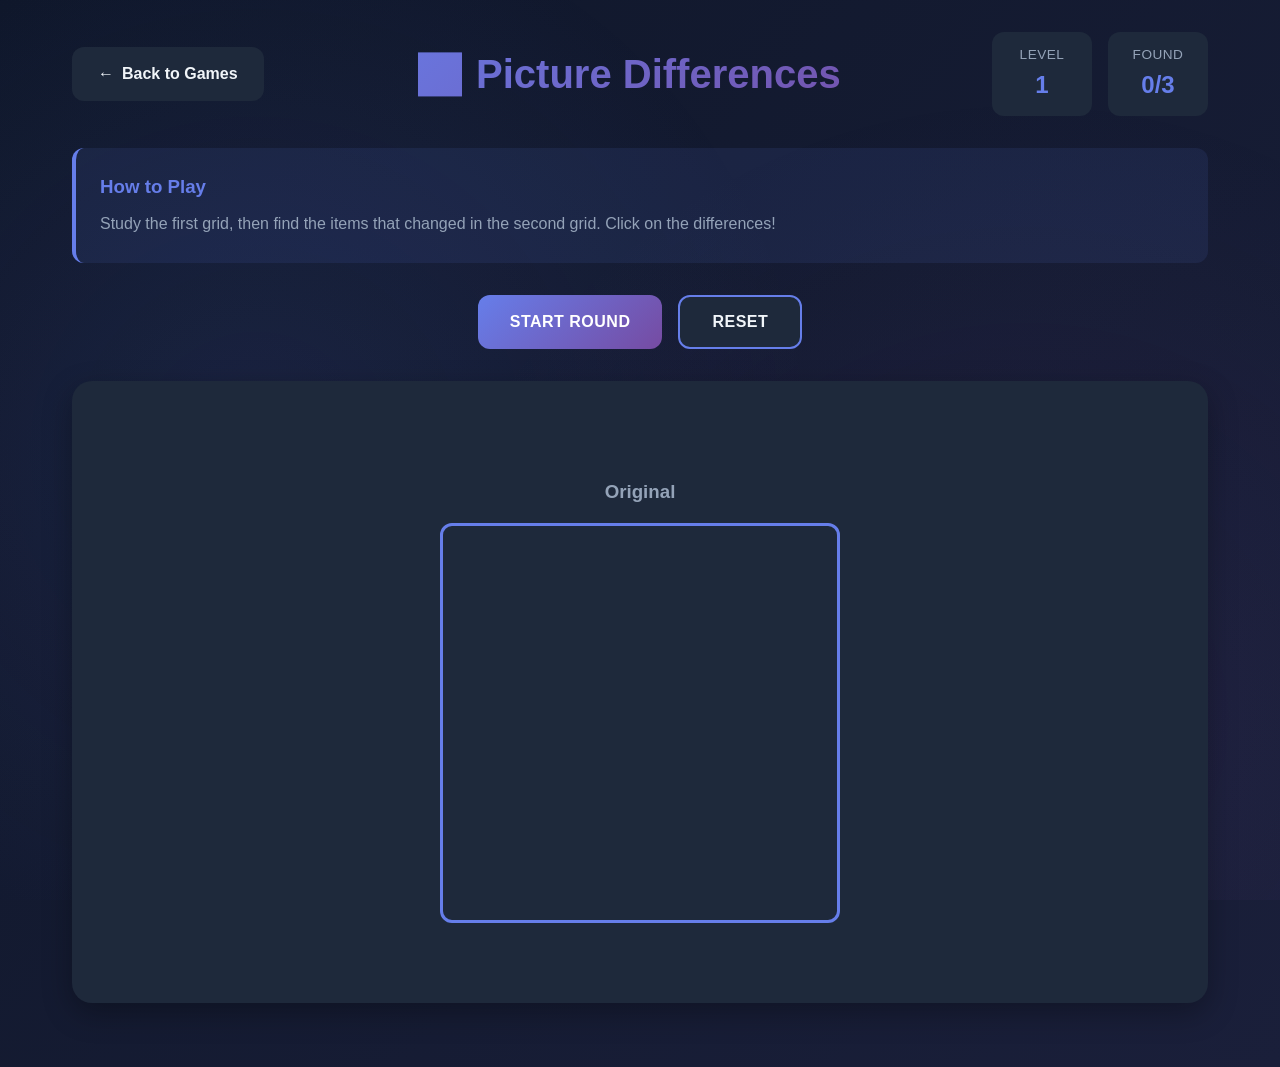
<file: picture-differences/index.html>
<!DOCTYPE html>
<html lang="en">
<head>
    <meta charset="UTF-8">
    <meta name="viewport" content="width=device-width, initial-scale=1.0">
    <title>Picture Differences - Puzzle Enigma</title>
    <link rel="stylesheet" href="../game-style.css">
    <style>
        .pictures-container {
            display: flex;
            gap: 2rem;
            justify-content: center;
            align-items: center;
            margin: 2rem 0;
            flex-wrap: wrap;
        }

        .picture-box {
            width: 400px;
            height: 400px;
            background: var(--surface-color);
            border: 3px solid var(--primary-color);
            border-radius: 12px;
            display: grid;
            grid-template-columns: repeat(4, 1fr);
            grid-template-rows: repeat(4, 1fr);
            gap: 0.5rem;
            padding: 1rem;
        }

        .picture-item {
            display: flex;
            align-items: center;
            justify-content: center;
            font-size: 3rem;
            background: rgba(102, 126, 234, 0.1);
            border-radius: 8px;
            transition: all 0.3s ease;
        }

        .picture-box.memorize .picture-item {
            cursor: default;
        }

        .picture-box.play .picture-item {
            cursor: pointer;
        }

        .picture-box.play .picture-item:hover {
            background: rgba(102, 126, 234, 0.3);
            transform: scale(1.05);
        }

        .picture-item.different {
            background: var(--success);
            animation: pulse 0.5s;
        }

        .picture-item.wrong {
            background: var(--error);
            animation: shake 0.5s;
        }

        @keyframes pulse {
            0%, 100% { transform: scale(1); }
            50% { transform: scale(1.1); }
        }

        #message {
            order: -1;
            width: 100%;
            margin-bottom: 1rem;
        }

        @media (max-width: 1024px) {
            .picture-box {
                width: 300px;
                height: 300px;
            }

            .picture-item {
                font-size: 2rem;
            }
        }

        @media (max-width: 768px) {
            .picture-box {
                width: 250px;
                height: 250px;
            }

            .picture-item {
                font-size: 1.5rem;
            }
        }
    </style>
</head>
<body>
    <div class="container">
        <div class="header">
            <a href="../index.html" class="back-btn">
                <span>←</span> Back to Games
            </a>
            <div class="game-title">
                <h1>🖼️ Picture Differences</h1>
            </div>
            <div class="score-info">
                <div class="score-box">
                    <div class="score-label">Level</div>
                    <div class="score-value" id="level">1</div>
                </div>
                <div class="score-box">
                    <div class="score-label">Found</div>
                    <div class="score-value" id="found">0/3</div>
                </div>
            </div>
        </div>

        <div class="instructions">
            <h3>How to Play</h3>
            <p>Study the first grid, then find the items that changed in the second grid. Click on the differences!</p>
        </div>

        <div class="controls">
            <button class="btn btn-primary" id="startBtn">Start Round</button>
            <button class="btn btn-secondary" id="resetBtn">Reset</button>
        </div>

        <div class="game-container">
            <div class="pictures-container">
                <div>
                    <h3 style="text-align: center; margin-bottom: 1rem; color: var(--text-muted);">Original</h3>
                    <div class="picture-box memorize" id="originalGrid"></div>
                </div>
                <div id="modifiedContainer" style="display: none;">
                    <h3 style="text-align: center; margin-bottom: 1rem; color: var(--text-muted);">Find the Differences</h3>
                    <div class="picture-box play" id="modifiedGrid"></div>
                </div>
            </div>
            <div id="message"></div>
        </div>
    </div>

    <script>
        const emojiSets = [
            ['🍎', '🍊', '🍋', '🍌', '🍉', '🍇', '🍓', '🍑', '🥝', '🍍', '🥥', '🥭', '🍐', '🍒', '🫐', '🥑'],
            ['🐶', '🐱', '🐭', '🐹', '🐰', '🦊', '🐻', '🐼', '🐨', '🐯', '🦁', '🐮', '🐷', '🐸', '🐵', '🦄'],
            ['⚽', '🏀', '🏈', '⚾', '🎾', '🏐', '🏉', '🎱', '🏓', '🏸', '🥏', '🎯', '🏑', '🏒', '🥍', '🎳'],
            ['🚗', '🚕', '🚙', '🚌', '🚎', '🏎️', '🚓', '🚑', '🚒', '🚐', '🚚', '🚛', '🚜', '🛵', '🏍️', '🚲'],
            ['😀', '😃', '😄', '😁', '😆', '😅', '🤣', '😂', '🙂', '😊', '😇', '🥰', '😍', '🤩', '😘', '😗'],
            ['🌸', '🌺', '🌻', '🌷', '🌹', '🥀', '🌼', '🌵', '🌾', '🌿', '☘️', '🍀', '🍁', '🍂', '🍃', '🪴'],
            ['⭐', '🌟', '✨', '💫', '🌙', '☀️', '🌤️', '⛅', '🌥️', '☁️', '🌦️', '🌧️', '⛈️', '🌩️', '🌨️', '❄️'],
            ['🍕', '🍔', '🍟', '🌭', '🍿', '🥓', '🥚', '🧇', '🥞', '🧈', '🍞', '🥐', '🥖', '🥨', '🥯', '🧀'],
            ['🎮', '🕹️', '🎯', '🎲', '🎰', '🎳', '🎪', '🎭', '🎨', '🎬', '🎤', '🎧', '🎼', '🎹', '🥁', '🎺'],
            ['💎', '💍', '👑', '🔮', '🪄', '🎩', '⚡', '🔥', '💧', '🌊', '🌈', '☄️', '💥', '✨', '🎆', '🎇'],
            ['🦋', '🐌', '🐛', '🐜', '🐝', '🪲', '🐞', '🦗', '🕷️', '🦂', '🦟', '🪰', '🪱', '🦠', '🐙', '🦑'],
            ['🏠', '🏡', '🏢', '🏣', '🏤', '🏥', '🏦', '🏨', '🏩', '🏪', '🏫', '🏬', '🏭', '🏯', '🏰', '🗼'],
            ['🎃', '🎄', '🎁', '🎈', '🎉', '🎊', '🎋', '🎍', '🎎', '🎏', '🎐', '🎑', '🧧', '🎀', '🎗️', '🎟️'],
            ['⚔️', '🏹', '🛡️', '🔱', '⚓', '🪝', '🔧', '🔨', '⚒️', '🛠️', '⛏️', '🪛', '🔩', '⚙️', '🪚', '🔪'],
            ['📱', '💻', '⌨️', '🖥️', '🖨️', '🖱️', '🖲️', '📀', '💾', '💿', '📼', '📷', '📹', '🎥', '📞', '☎️'],
            ['🍰', '🎂', '🧁', '🥧', '🍦', '🍧', '🍨', '🍩', '🍪', '🎂', '🍮', '🍭', '🍬', '🍫', '🍿', '🧃'],
            ['🌍', '🌎', '🌏', '🗺️', '🧭', '⛰️', '🏔️', '🌋', '🗻', '🏕️', '🏖️', '🏜️', '🏝️', '🏞️', '🏟️', '🛤️'],
            ['🐠', '🐟', '🐡', '🦈', '🐙', '🐚', '🦀', '🦞', '🦐', '🐳', '🐋', '🐬', '🦭', '🐊', '🐢', '🦎']
        ];

        let originalGrid = [];
        let modifiedGrid = [];
        let differences = [];
        let foundDifferences = 0;
        let level = 1;
        let numDifferences = 3;

        function generateGrids() {
            const emojiSet = emojiSets[Math.floor(Math.random() * emojiSets.length)];
            const shuffled = [...emojiSet].sort(() => Math.random() - 0.5);
            originalGrid = shuffled.slice(0, 16);
            modifiedGrid = [...originalGrid];

            // Create differences
            differences = [];
            const availableIndices = Array.from({length: 16}, (_, i) => i);

            for (let i = 0; i < numDifferences; i++) {
                const randomIndex = Math.floor(Math.random() * availableIndices.length);
                const index = availableIndices[randomIndex];
                availableIndices.splice(randomIndex, 1);

                // Change to a different emoji
                let newEmoji;
                do {
                    newEmoji = emojiSet[Math.floor(Math.random() * emojiSet.length)];
                } while (newEmoji === modifiedGrid[index]);

                modifiedGrid[index] = newEmoji;
                differences.push(index);
            }
        }

        function displayGrid(grid, containerId) {
            const container = document.getElementById(containerId);
            container.innerHTML = '';

            grid.forEach((emoji, index) => {
                const item = document.createElement('div');
                item.className = 'picture-item';
                item.textContent = emoji;
                item.dataset.index = index;
                container.appendChild(item);
            });
        }

        async function startRound() {
            document.getElementById('startBtn').disabled = true;
            document.getElementById('modifiedContainer').style.display = 'none';
            foundDifferences = 0;
            document.getElementById('found').textContent = `0/${numDifferences}`;

            generateGrids();
            displayGrid(originalGrid, 'originalGrid');

            // Remove the startup click handler
            document.getElementById('originalGrid').removeEventListener('click', handleStartupClick);

            showMessage(`Memorize this grid (${numDifferences} items will change)...`, 'success');

            await new Promise(resolve => setTimeout(resolve, Math.max(3000, 5000 - level * 200)));

            document.getElementById('modifiedContainer').style.display = 'block';
            displayGrid(modifiedGrid, 'modifiedGrid');

            // Add click handlers to both grids
            const modifiedItems = document.querySelectorAll('#modifiedGrid .picture-item');
            modifiedItems.forEach(item => {
                item.addEventListener('click', () => checkDifference(parseInt(item.dataset.index), item));
            });

            const originalItems = document.querySelectorAll('#originalGrid .picture-item');
            originalItems.forEach(item => {
                item.addEventListener('click', () => checkDifference(parseInt(item.dataset.index), item));
            });

            // Make original grid clickable
            document.getElementById('originalGrid').classList.remove('memorize');
            document.getElementById('originalGrid').classList.add('play');

            showMessage('Find all the differences!', 'success');
        }

        function checkDifference(index, element) {
            // Check if this difference was already found
            const originalItem = document.querySelector(`#originalGrid .picture-item[data-index="${index}"]`);
            const modifiedItem = document.querySelector(`#modifiedGrid .picture-item[data-index="${index}"]`);

            if (originalItem?.classList.contains('different') || modifiedItem?.classList.contains('different')) return;
            if (element.classList.contains('wrong')) return;

            if (differences.includes(index)) {
                // Highlight in both grids
                if (originalItem) originalItem.classList.add('different');
                if (modifiedItem) modifiedItem.classList.add('different');

                foundDifferences++;
                document.getElementById('found').textContent = `${foundDifferences}/${numDifferences}`;

                if (foundDifferences === numDifferences) {
                    level++;
                    document.getElementById('level').textContent = level;
                    numDifferences = Math.min(3 + Math.floor(level / 2), 6);

                    showMessage('🎉 You found all differences! Next level...', 'success');
                    setTimeout(() => startRound(), 2500);
                } else {
                    showMessage(`Great! ${numDifferences - foundDifferences} more to find!`, 'success');
                }
            } else {
                element.classList.add('wrong');
                setTimeout(() => element.classList.remove('wrong'), 500);
                showMessage('Not a difference! Keep looking...', 'error');
            }
        }

        function resetGame() {
            level = 1;
            numDifferences = 3;
            foundDifferences = 0;
            differences = [];
            document.getElementById('level').textContent = '1';
            document.getElementById('found').textContent = '0/3';
            document.getElementById('originalGrid').innerHTML = '';
            document.getElementById('modifiedGrid').innerHTML = '';
            document.getElementById('modifiedContainer').style.display = 'none';
            document.getElementById('startBtn').disabled = false;
            document.getElementById('message').textContent = '';

            // Re-add startup click handler
            document.getElementById('originalGrid').addEventListener('click', handleStartupClick);
            document.getElementById('originalGrid').style.cursor = 'pointer';
            document.getElementById('originalGrid').classList.remove('play');
            document.getElementById('originalGrid').classList.add('memorize');
        }

        function showMessage(text, type) {
            const messageEl = document.getElementById('message');
            messageEl.textContent = text;
            messageEl.className = `message ${type}`;
        }

        function handleStartupClick() {
            startRound();
        }

        document.getElementById('startBtn').addEventListener('click', startRound);
        document.getElementById('resetBtn').addEventListener('click', resetGame);

        // Add click handler to empty grid to start the game
        document.getElementById('originalGrid').addEventListener('click', handleStartupClick);
        document.getElementById('originalGrid').style.cursor = 'pointer';
    </script>
</body>
</html>
</file>
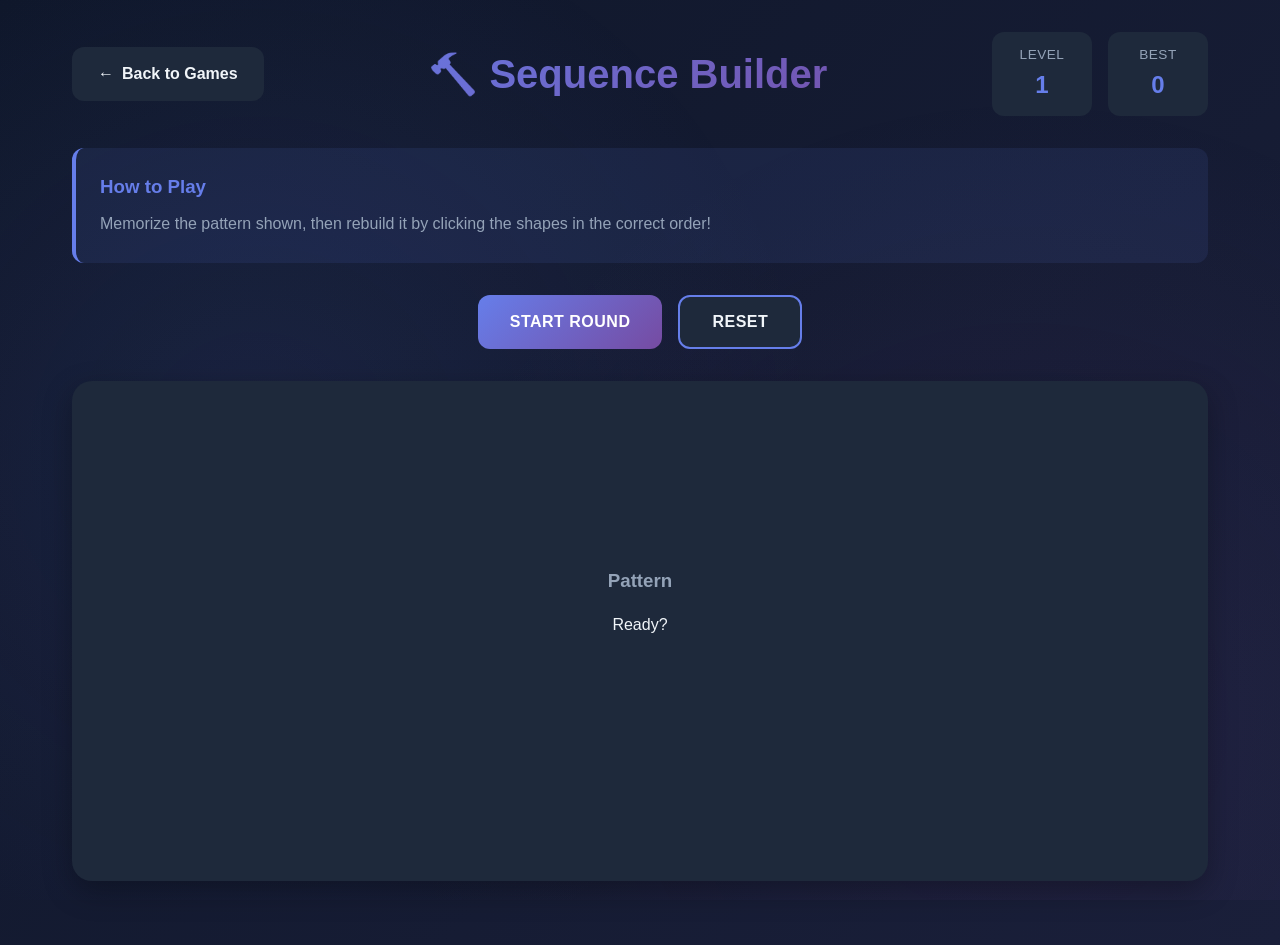
<file: sequence-builder/index.html>
<!DOCTYPE html>
<html lang="en">
<head>
    <meta charset="UTF-8">
    <meta name="viewport" content="width=device-width, initial-scale=1.0">
    <title>Sequence Builder - Puzzle Enigma</title>
    <link rel="stylesheet" href="../game-style.css">
    <style>
        .sequence-area {
            display: flex;
            flex-direction: column;
            gap: 2rem;
            align-items: center;
            margin: 2rem 0;
        }

        .pattern-display {
            display: flex;
            gap: 1rem;
            flex-wrap: wrap;
            justify-content: center;
            min-height: 100px;
        }

        .pattern-piece {
            width: 80px;
            height: 80px;
            border-radius: 12px;
            display: flex;
            align-items: center;
            justify-content: center;
            font-size: 2.5rem;
            box-shadow: 0 5px 15px rgba(0, 0, 0, 0.3);
            animation: fadeIn 0.5s ease-out;
        }

        .builder-pieces {
            display: flex;
            gap: 1rem;
            flex-wrap: wrap;
            justify-content: center;
            padding: 2rem;
            background: rgba(102, 126, 234, 0.1);
            border-radius: 12px;
        }

        .builder-piece {
            width: 80px;
            height: 80px;
            border-radius: 12px;
            display: flex;
            align-items: center;
            justify-content: center;
            font-size: 2.5rem;
            cursor: pointer;
            transition: all 0.3s ease;
            border: 3px solid transparent;
        }

        .builder-piece:hover {
            transform: scale(1.1);
            box-shadow: 0 0 20px currentColor;
        }

        .builder-piece.used {
            opacity: 0.3;
            cursor: not-allowed;
        }

        .player-sequence {
            display: flex;
            gap: 1rem;
            flex-wrap: wrap;
            justify-content: center;
            min-height: 100px;
            padding: 1.5rem;
            background: var(--surface-color);
            border-radius: 12px;
            border: 2px dashed var(--primary-color);
        }

        #message {
            order: -1;
            width: 100%;
            margin-bottom: 1rem;
        }

        @media (max-width: 768px) {
            .pattern-piece,
            .builder-piece {
                width: 60px;
                height: 60px;
                font-size: 2rem;
            }
        }
    </style>
</head>
<body>
    <div class="container">
        <div class="header">
            <a href="../index.html" class="back-btn">
                <span>←</span> Back to Games
            </a>
            <div class="game-title">
                <h1>🔨 Sequence Builder</h1>
            </div>
            <div class="score-info">
                <div class="score-box">
                    <div class="score-label">Level</div>
                    <div class="score-value" id="level">1</div>
                </div>
                <div class="score-box">
                    <div class="score-label">Best</div>
                    <div class="score-value" id="best">0</div>
                </div>
            </div>
        </div>

        <div class="instructions">
            <h3>How to Play</h3>
            <p>Memorize the pattern shown, then rebuild it by clicking the shapes in the correct order!</p>
        </div>

        <div class="controls">
            <button class="btn btn-primary" id="startBtn">Start Round</button>
            <button class="btn btn-secondary" id="checkBtn" style="display: none;">Check Answer</button>
            <button class="btn btn-secondary" id="clearBtn" style="display: none;">Clear</button>
            <button class="btn btn-secondary" id="resetBtn">Reset</button>
        </div>

        <div class="game-container">
            <div class="sequence-area">
                <div>
                    <h3 style="text-align: center; color: var(--text-muted); margin-bottom: 1rem;">Pattern</h3>
                    <div class="pattern-display" id="patternDisplay">Ready?</div>
                </div>
                <div id="builderArea" style="display: none; width: 100%;">
                    <h3 style="text-align: center; color: var(--text-muted); margin-bottom: 1rem;">Available Pieces</h3>
                    <div class="builder-pieces" id="builderPieces"></div>
                    <h3 style="text-align: center; color: var(--text-muted); margin: 1.5rem 0 1rem;">Your Sequence</h3>
                    <div class="player-sequence" id="playerSequence"></div>
                </div>
            </div>
            <div id="message"></div>
        </div>
    </div>

    <script>
        const shapes = [
            { emoji: '🔴', color: '#ef4444', name: 'red' },
            { emoji: '🔵', color: '#3b82f6', name: 'blue' },
            { emoji: '🟢', color: '#10b981', name: 'green' },
            { emoji: '🟡', color: '#f59e0b', name: 'yellow' },
            { emoji: '🟣', color: '#a855f7', name: 'purple' },
            { emoji: '🟠', color: '#f97316', name: 'orange' },
            { emoji: '⭐', color: '#fbbf24', name: 'star' },
            { emoji: '❤️', color: '#ec4899', name: 'heart' },
            { emoji: '💎', color: '#06b6d4', name: 'diamond' },
            { emoji: '⬛', color: '#1f2937', name: 'square' }
        ];

        let pattern = [];
        let playerPattern = [];
        let level = 1;
        let bestScore = localStorage.getItem('builderBest') || 0;

        document.getElementById('best').textContent = bestScore;

        const patternDisplay = document.getElementById('patternDisplay');
        const builderArea = document.getElementById('builderArea');
        const builderPieces = document.getElementById('builderPieces');
        const playerSequence = document.getElementById('playerSequence');
        const startBtn = document.getElementById('startBtn');
        const checkBtn = document.getElementById('checkBtn');
        const clearBtn = document.getElementById('clearBtn');
        const resetBtn = document.getElementById('resetBtn');

        function generatePattern() {
            pattern = [];
            const length = 3 + level;
            for (let i = 0; i < length; i++) {
                const shape = shapes[Math.floor(Math.random() * shapes.length)];
                pattern.push(shape);
            }
        }

        function createBuilderPieces() {
            builderPieces.innerHTML = '';

            // Show all available shapes
            shapes.forEach(shape => {
                const piece = document.createElement('div');
                piece.className = 'builder-piece';
                piece.textContent = shape.emoji;
                piece.style.background = shape.color;
                piece.dataset.name = shape.name;
                piece.addEventListener('click', () => addToSequence(shape, piece));
                builderPieces.appendChild(piece);
            });
        }

        async function showPattern() {
            startBtn.disabled = true;
            builderArea.style.display = 'none';
            checkBtn.style.display = 'none';
            clearBtn.style.display = 'none';
            playerPattern = [];
            playerSequence.innerHTML = '';

            generatePattern();

            showMessage(`Memorize this sequence (${pattern.length} items)...`, 'success');

            await new Promise(resolve => setTimeout(resolve, 1000));

            // Show pattern one piece at a time
            patternDisplay.innerHTML = '';
            for (let i = 0; i < pattern.length; i++) {
                const piece = document.createElement('div');
                piece.className = 'pattern-piece';
                piece.textContent = pattern[i].emoji;
                piece.style.background = pattern[i].color;
                patternDisplay.appendChild(piece);
                await new Promise(resolve => setTimeout(resolve, 600));
            }

            const displayTime = Math.max(2000, pattern.length * 800);
            await new Promise(resolve => setTimeout(resolve, displayTime));

            // Hide pattern
            patternDisplay.innerHTML = '<div style="color: var(--text-muted); font-size: 1.5rem; padding: 2rem;">???</div>';

            // Show builder
            builderArea.style.display = 'block';
            checkBtn.style.display = 'inline-block';
            clearBtn.style.display = 'inline-block';
            createBuilderPieces();
            showMessage('Rebuild the sequence in the correct order!', 'success');
        }

        function addToSequence(shape, pieceElement) {
            if (playerPattern.length >= pattern.length) {
                showMessage('Sequence complete! Click "Check Answer"', 'success');
                return;
            }

            playerPattern.push(shape);

            const piece = document.createElement('div');
            piece.className = 'pattern-piece';
            piece.textContent = shape.emoji;
            piece.style.background = shape.color;
            piece.style.cursor = 'pointer';
            piece.addEventListener('click', () => removeFromSequence(playerPattern.length - 1));
            playerSequence.appendChild(piece);
        }

        function removeFromSequence(index) {
            playerPattern.splice(index);
            renderPlayerSequence();
        }

        function renderPlayerSequence() {
            playerSequence.innerHTML = '';
            playerPattern.forEach((shape, index) => {
                const piece = document.createElement('div');
                piece.className = 'pattern-piece';
                piece.textContent = shape.emoji;
                piece.style.background = shape.color;
                piece.style.cursor = 'pointer';
                piece.addEventListener('click', () => removeFromSequence(index));
                playerSequence.appendChild(piece);
            });
        }

        function checkAnswer() {
            if (playerPattern.length === 0) {
                showMessage('Please build a sequence first!', 'error');
                return;
            }

            const correct = playerPattern.length === pattern.length &&
                           playerPattern.every((shape, i) => shape.name === pattern[i].name);

            if (correct) {
                level++;
                document.getElementById('level').textContent = level;

                if (level - 1 > bestScore) {
                    bestScore = level - 1;
                    localStorage.setItem('builderBest', bestScore);
                    document.getElementById('best').textContent = bestScore;
                }

                showMessage('🎉 Perfect sequence! Get ready for the next level...', 'success');

                // Show correct pattern again
                patternDisplay.innerHTML = '';
                pattern.forEach(shape => {
                    const piece = document.createElement('div');
                    piece.className = 'pattern-piece';
                    piece.textContent = shape.emoji;
                    piece.style.background = shape.color;
                    patternDisplay.appendChild(piece);
                });

                setTimeout(() => showPattern(), 2500);
            } else {
                showMessage('❌ Wrong sequence! Here was the correct pattern:', 'error');

                patternDisplay.innerHTML = '';
                pattern.forEach(shape => {
                    const piece = document.createElement('div');
                    piece.className = 'pattern-piece';
                    piece.textContent = shape.emoji;
                    piece.style.background = shape.color;
                    patternDisplay.appendChild(piece);
                });

                builderArea.style.display = 'none';
                checkBtn.style.display = 'none';
                clearBtn.style.display = 'none';
                startBtn.disabled = false;
                startBtn.textContent = 'Try Again';
            }
        }

        function clearSequence() {
            playerPattern = [];
            playerSequence.innerHTML = '';
        }

        function resetGame() {
            level = 1;
            pattern = [];
            playerPattern = [];
            document.getElementById('level').textContent = '1';
            patternDisplay.innerHTML = 'Ready?';
            playerSequence.innerHTML = '';
            builderArea.style.display = 'none';
            checkBtn.style.display = 'none';
            clearBtn.style.display = 'none';
            startBtn.disabled = false;
            startBtn.textContent = 'Start Round';
            document.getElementById('message').textContent = '';
        }

        function showMessage(text, type) {
            const messageEl = document.getElementById('message');
            messageEl.textContent = text;
            messageEl.className = `message ${type}`;
        }

        startBtn.addEventListener('click', showPattern);
        checkBtn.addEventListener('click', checkAnswer);
        clearBtn.addEventListener('click', clearSequence);
        resetBtn.addEventListener('click', resetGame);
    </script>
</body>
</html>
</file>
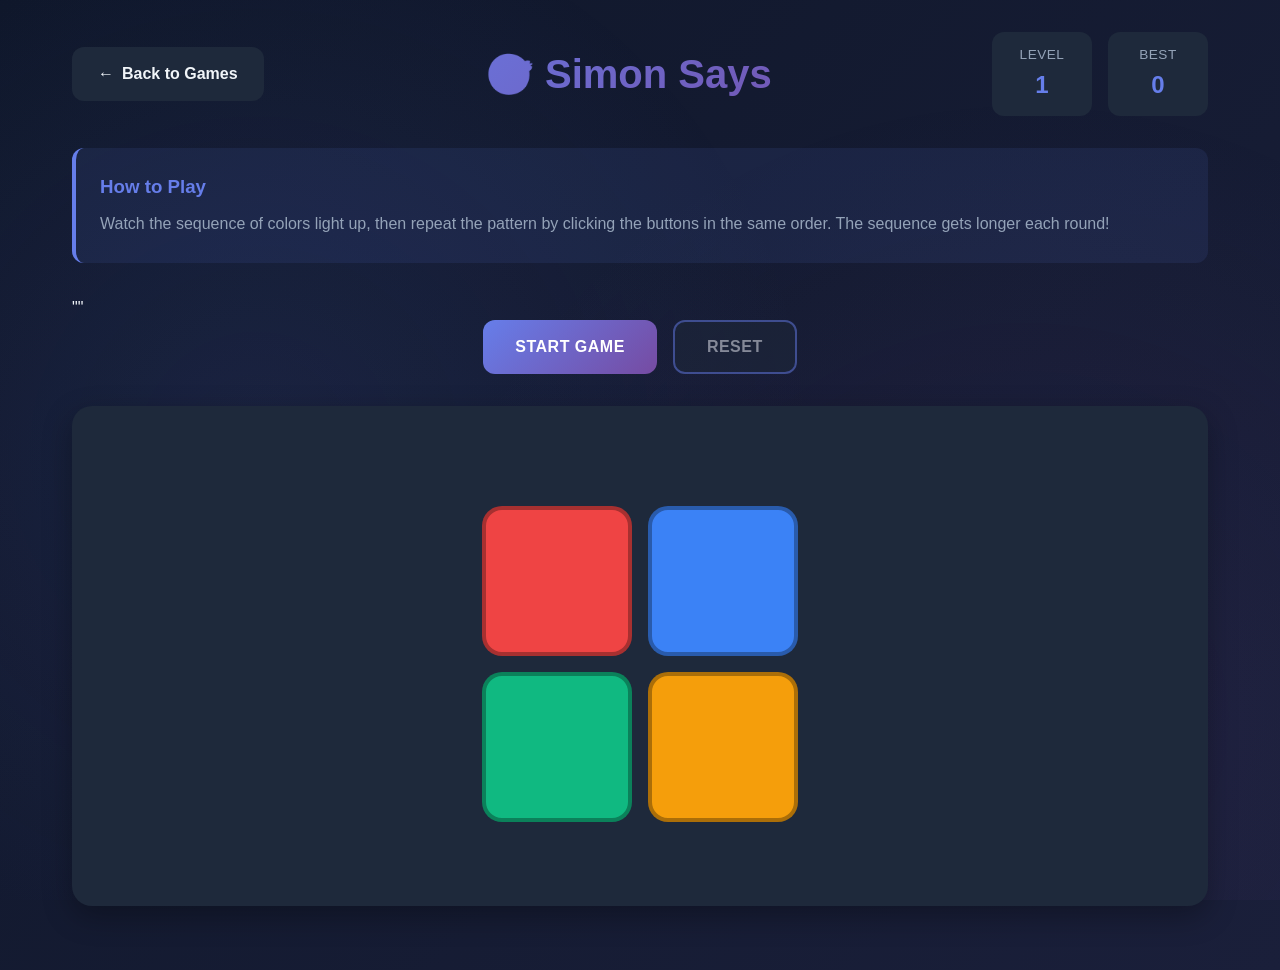
<file: simon/index.html>
<!DOCTYPE html>
<html lang="en">
<head>
    <meta charset="UTF-8">
    <meta name="viewport" content="width=device-width, initial-scale=1.0">
    <title>Simon Says - Puzzle Enigma</title>
    <link rel="stylesheet" href="../game-style.css">
    <style>
        .simon-board {
            display: grid;
            grid-template-columns: repeat(2, 150px);
            grid-template-rows: repeat(2, 150px);
            gap: 1rem;
            margin: 2rem auto;
        }

        .simon-button {
            border-radius: 20px;
            cursor: pointer;
            transition: all 0.2s ease;
            border: 4px solid rgba(0, 0, 0, 0.3);
            position: relative;
        }

        .simon-button:hover {
            transform: scale(1.05);
        }

        .simon-button.active {
            transform: scale(0.95);
            box-shadow: 0 0 30px currentColor;
            filter: brightness(1.5);
        }

        .simon-red { background-color: #ef4444; }
        .simon-blue { background-color: #3b82f6; }
        .simon-green { background-color: #10b981; }
        .simon-yellow { background-color: #f59e0b; }

        #message {
            order: -1;
            width: 100%;
            margin-bottom: 1rem;
        }

        @media (max-width: 768px) {
            .simon-board {
                grid-template-columns: repeat(2, 100px);
                grid-template-rows: repeat(2, 100px);
                gap: 0.5rem;
            }
        }
    </style>
</head>
<body>
    <div class="container">
        <div class="header">
            <a href="../index.html" class="back-btn">
                <span>←</span> Back to Games
            </a>
            <div class="game-title">
                <h1>🎯 Simon Says</h1>
            </div>
            <div class="score-info">
                <div class="score-box">
                    <div class="score-label">Level</div>
                    <div class="score-value" id="level">1</div>
                </div>
                <div class="score-box">
                    <div class="score-label">Best</div>
                    <div class="score-value" id="best">0</div>
                </div>
            </div>
        </div>

        <div class="instructions">
            <h3>How to Play</h3>
            <p>Watch the sequence of colors light up, then repeat the pattern by clicking the buttons in the same order. The sequence gets longer each round!</p>
        </div>

""        <div class="controls">
            <button class="btn btn-primary" id="startBtn">Start Game</button>
            <button class="btn btn-secondary" id="resetBtn" disabled>Reset</button>
        </div>

        <div class="game-container">
            <div class="simon-board">
                <div class="simon-button simon-red" data-color="red"></div>
                <div class="simon-button simon-blue" data-color="blue"></div>
                <div class="simon-button simon-green" data-color="green"></div>
                <div class="simon-button simon-yellow" data-color="yellow"></div>
            </div>
            <div id="message"></div>
        </div>
    </div>

    <script>
        const colors = ['red', 'blue', 'green', 'yellow'];
        let sequence = [];
        let playerSequence = [];
        let level = 1;
        let isPlaying = false;
        let isPlayerTurn = false;
        let bestScore = localStorage.getItem('simonBest') || 0;

        document.getElementById('best').textContent = bestScore;

        const buttons = document.querySelectorAll('.simon-button');
        const startBtn = document.getElementById('startBtn');
        const resetBtn = document.getElementById('resetBtn');

        buttons.forEach(button => {
            button.addEventListener('click', () => {
                if (!isPlayerTurn) return;
                const color = button.dataset.color;
                playSound(color);
                activateButton(button);
                playerSequence.push(color);
                checkSequence();
            });
        });

        function activateButton(button) {
            button.classList.add('active');
            setTimeout(() => button.classList.remove('active'), 300);
        }

        function playSound(color) {
            // Create simple beep sounds at different frequencies
            const audioContext = new (window.AudioContext || window.webkitAudioContext)();
            const oscillator = audioContext.createOscillator();
            const gainNode = audioContext.createGain();

            const frequencies = { red: 329.63, blue: 261.63, green: 392.00, yellow: 440.00 };
            oscillator.frequency.value = frequencies[color];
            oscillator.connect(gainNode);
            gainNode.connect(audioContext.destination);

            gainNode.gain.setValueAtTime(0.3, audioContext.currentTime);
            gainNode.gain.exponentialRampToValueAtTime(0.01, audioContext.currentTime + 0.3);

            oscillator.start(audioContext.currentTime);
            oscillator.stop(audioContext.currentTime + 0.3);
        }

        function nextRound() {
            level++;
            document.getElementById('level').textContent = level;
            playerSequence = [];
            isPlayerTurn = false;

            const randomColor = colors[Math.floor(Math.random() * colors.length)];
            sequence.push(randomColor);

            setTimeout(() => playSequence(), 1000);
        }

        async function playSequence() {
            showMessage('Watch carefully...', 'success');

            for (let i = 0; i < sequence.length; i++) {
                await new Promise(resolve => setTimeout(resolve, 500));
                const color = sequence[i];
                const button = document.querySelector(`[data-color="${color}"]`);
                activateButton(button);
                playSound(color);
            }

            setTimeout(() => {
                isPlayerTurn = true;
                showMessage('Your turn!', 'success');
            }, 1000);
        }

        function checkSequence() {
            const currentIndex = playerSequence.length - 1;

            if (playerSequence[currentIndex] !== sequence[currentIndex]) {
                gameOver();
                return;
            }

            if (playerSequence.length === sequence.length) {
                isPlayerTurn = false;
                showMessage('Correct! Next level...', 'success');
                setTimeout(() => nextRound(), 1500);
            }
        }

        function gameOver() {
            isPlaying = false;
            isPlayerTurn = false;

            if (level - 1 > bestScore) {
                bestScore = level - 1;
                localStorage.setItem('simonBest', bestScore);
                document.getElementById('best').textContent = bestScore;
                showMessage(`🎉 New Record! Level ${level - 1}`, 'success');
            } else {
                showMessage(`Game Over! You reached level ${level - 1}`, 'error');
            }

            startBtn.textContent = 'Play Again';
            startBtn.disabled = false;
            resetBtn.disabled = false;
        }

        function startGame() {
            isPlaying = true;
            level = 1;
            sequence = [];
            playerSequence = [];
            document.getElementById('level').textContent = level;
            startBtn.disabled = true;
            resetBtn.disabled = false;
            nextRound();
        }

        function resetGame() {
            isPlaying = false;
            isPlayerTurn = false;
            level = 1;
            sequence = [];
            playerSequence = [];
            document.getElementById('level').textContent = '1';
            document.getElementById('message').textContent = '';
            startBtn.textContent = 'Start Game';
            startBtn.disabled = false;
            resetBtn.disabled = true;
        }

        function showMessage(text, type) {
            const messageEl = document.getElementById('message');
            messageEl.textContent = text;
            messageEl.className = `message ${type}`;
        }

        startBtn.addEventListener('click', startGame);
        resetBtn.addEventListener('click', resetGame);
    </script>
</body>
</html>
</file>
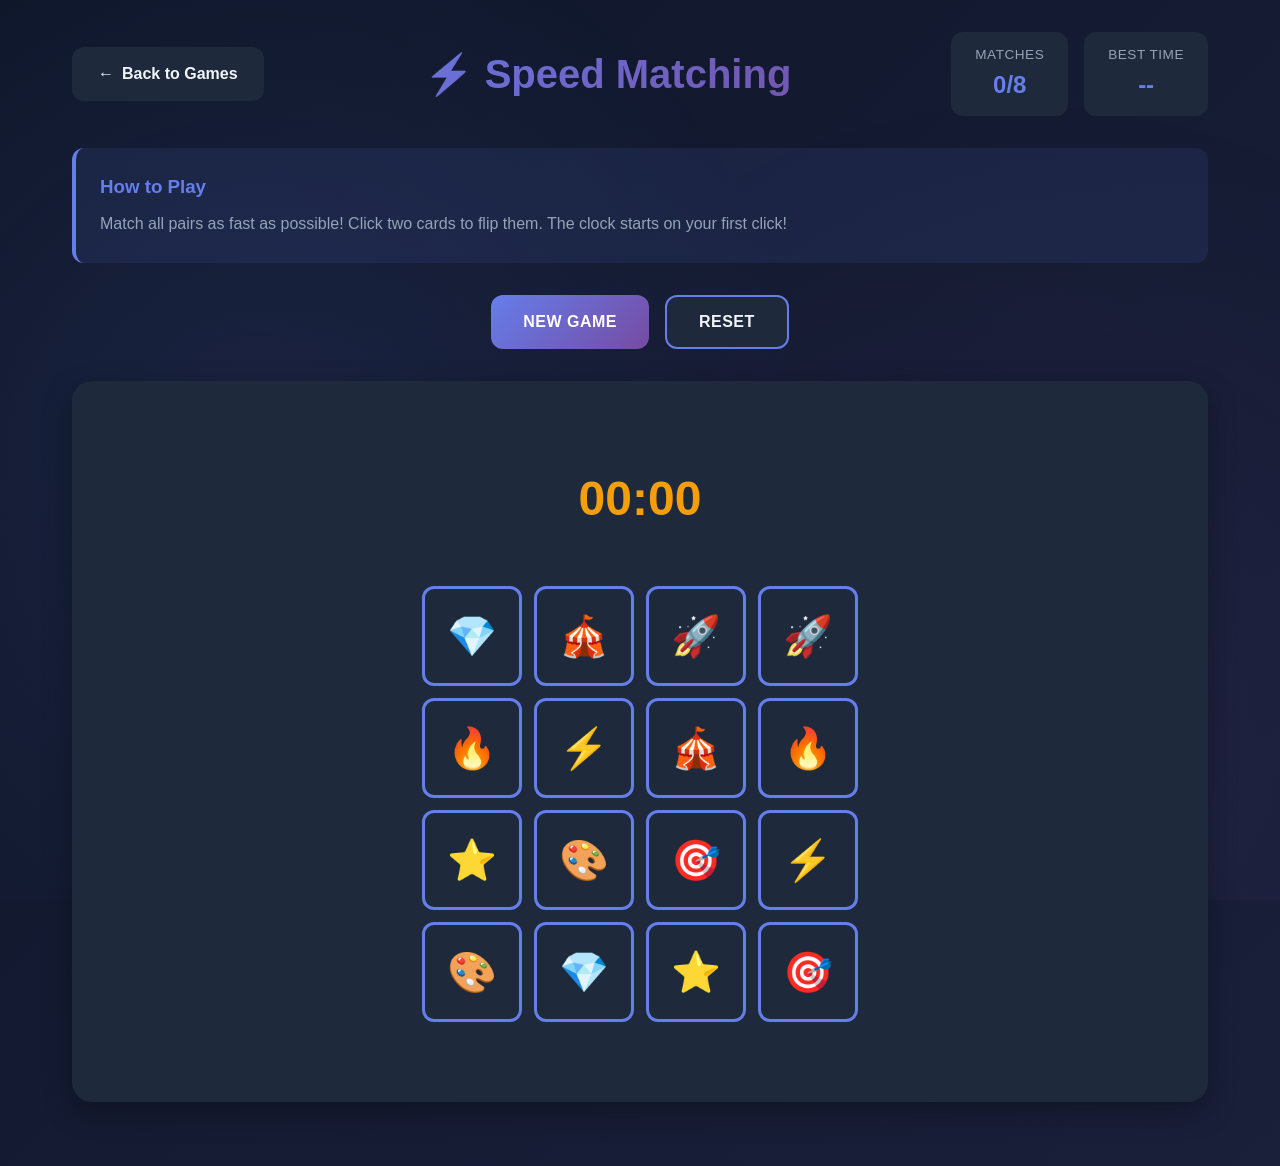
<file: speed-matching/index.html>
<!DOCTYPE html>
<html lang="en">
<head>
    <meta charset="UTF-8">
    <meta name="viewport" content="width=device-width, initial-scale=1.0">
    <title>Speed Matching - Puzzle Enigma</title>
    <link rel="stylesheet" href="../game-style.css">
    <style>
        .speed-grid {
            display: grid;
            grid-template-columns: repeat(4, 100px);
            gap: 0.75rem;
            margin: 2rem auto;
        }

        .speed-card {
            width: 100px;
            height: 100px;
            background: var(--surface-color);
            border: 3px solid var(--primary-color);
            border-radius: 12px;
            display: flex;
            align-items: center;
            justify-content: center;
            font-size: 2.5rem;
            cursor: pointer;
            transition: all 0.2s ease;
        }

        .speed-card:hover {
            transform: scale(1.05);
            box-shadow: 0 0 20px rgba(102, 126, 234, 0.5);
        }

        .speed-card.matched {
            background: var(--success);
            border-color: var(--success);
            opacity: 0.5;
            cursor: default;
        }

        .speed-card.selected {
            background: var(--primary-color);
            transform: scale(0.95);
        }

        .timer {
            font-size: 3rem;
            font-weight: bold;
            color: var(--warning);
            text-align: center;
            margin: 1rem 0;
        }

        @media (max-width: 768px) {
            .speed-grid {
                grid-template-columns: repeat(4, 70px);
                gap: 0.5rem;
            }

            .speed-card {
                width: 70px;
                height: 70px;
                font-size: 2rem;
            }
        }

        #message {
            order: -1;
            width: 100%;
            margin-bottom: 1rem;
        }
    </style>
</head>
<body>
    <div class="container">
        <div class="header">
            <a href="../index.html" class="back-btn">
                <span>←</span> Back to Games
            </a>
            <div class="game-title">
                <h1>⚡ Speed Matching</h1>
            </div>
            <div class="score-info">
                <div class="score-box">
                    <div class="score-label">Matches</div>
                    <div class="score-value" id="matches">0/8</div>
                </div>
                <div class="score-box">
                    <div class="score-label">Best Time</div>
                    <div class="score-value" id="bestTime">--</div>
                </div>
            </div>
        </div>

        <div class="instructions">
            <h3>How to Play</h3>
            <p>Match all pairs as fast as possible! Click two cards to flip them. The clock starts on your first click!</p>
        </div>

        <div class="controls">
            <button class="btn btn-primary" id="newGameBtn">New Game</button>
            <button class="btn btn-secondary" id="resetBtn">Reset</button>
        </div>

        <div class="game-container">
            <div class="timer" id="timer">00:00</div>
            <div class="speed-grid" id="gameBoard"></div>
            <div id="message"></div>
        </div>
    </div>

    <script>
        const emojis = ['⚡', '🔥', '⭐', '💎', '🎯', '🚀', '🎪', '🎨'];
        let cards = [];
        let flippedCards = [];
        let matchedPairs = 0;
        let startTime = null;
        let timerInterval = null;
        let gameStarted = false;
        let bestTime = localStorage.getItem('speedBestTime') || null;

        if (bestTime) {
            document.getElementById('bestTime').textContent = formatTime(parseInt(bestTime));
        }

        function shuffle(array) {
            for (let i = array.length - 1; i > 0; i--) {
                const j = Math.floor(Math.random() * (i + 1));
                [array[i], array[j]] = [array[j], array[i]];
            }
            return array;
        }

        function formatTime(ms) {
            const seconds = Math.floor(ms / 1000);
            const milliseconds = Math.floor((ms % 1000) / 10);
            return `${seconds.toString().padStart(2, '0')}:${milliseconds.toString().padStart(2, '0')}`;
        }

        function startTimer() {
            startTime = Date.now();
            timerInterval = setInterval(() => {
                const elapsed = Date.now() - startTime;
                document.getElementById('timer').textContent = formatTime(elapsed);
            }, 10);
        }

        function stopTimer() {
            if (timerInterval) {
                clearInterval(timerInterval);
                timerInterval = null;
            }
        }

        function createBoard() {
            const gameBoard = document.getElementById('gameBoard');
            gameBoard.innerHTML = '';
            cards = shuffle([...emojis, ...emojis]);

            cards.forEach((emoji, index) => {
                const card = document.createElement('div');
                card.className = 'speed-card';
                card.textContent = emoji;
                card.dataset.emoji = emoji;
                card.dataset.index = index;
                card.addEventListener('click', () => flipCard(card));
                gameBoard.appendChild(card);
            });
        }

        function flipCard(card) {
            if (!gameStarted) {
                gameStarted = true;
                startTimer();
            }

            if (card.classList.contains('matched')) return;
            if (card.classList.contains('selected')) return;
            if (flippedCards.length >= 2) return;

            card.classList.add('selected');
            flippedCards.push(card);

            if (flippedCards.length === 2) {
                setTimeout(checkMatch, 400);
            }
        }

        function checkMatch() {
            const [card1, card2] = flippedCards;
            const emoji1 = card1.dataset.emoji;
            const emoji2 = card2.dataset.emoji;

            if (emoji1 === emoji2) {
                card1.classList.remove('selected');
                card2.classList.remove('selected');
                card1.classList.add('matched');
                card2.classList.add('matched');

                matchedPairs++;
                document.getElementById('matches').textContent = `${matchedPairs}/8`;

                if (matchedPairs === 8) {
                    stopTimer();
                    const finalTime = Date.now() - startTime;

                    if (!bestTime || finalTime < parseInt(bestTime)) {
                        bestTime = finalTime;
                        localStorage.setItem('speedBestTime', bestTime);
                        document.getElementById('bestTime').textContent = formatTime(bestTime);
                        showMessage(`🎉 New Record! ${formatTime(finalTime)}`, 'success');
                    } else {
                        showMessage(`🎉 Completed in ${formatTime(finalTime)}!`, 'success');
                    }
                }
            } else {
                setTimeout(() => {
                    card1.classList.remove('selected');
                    card2.classList.remove('selected');
                }, 500);
            }

            flippedCards = [];
        }

        function resetGame() {
            stopTimer();
            flippedCards = [];
            matchedPairs = 0;
            gameStarted = false;
            startTime = null;
            document.getElementById('timer').textContent = '00:00';
            document.getElementById('matches').textContent = '0/8';
            document.getElementById('message').textContent = '';
            createBoard();
        }

        function showMessage(text, type) {
            const messageEl = document.getElementById('message');
            messageEl.textContent = text;
            messageEl.className = `message ${type}`;
        }

        document.getElementById('newGameBtn').addEventListener('click', resetGame);
        document.getElementById('resetBtn').addEventListener('click', resetGame);

        resetGame();
    </script>
</body>
</html>
</file>
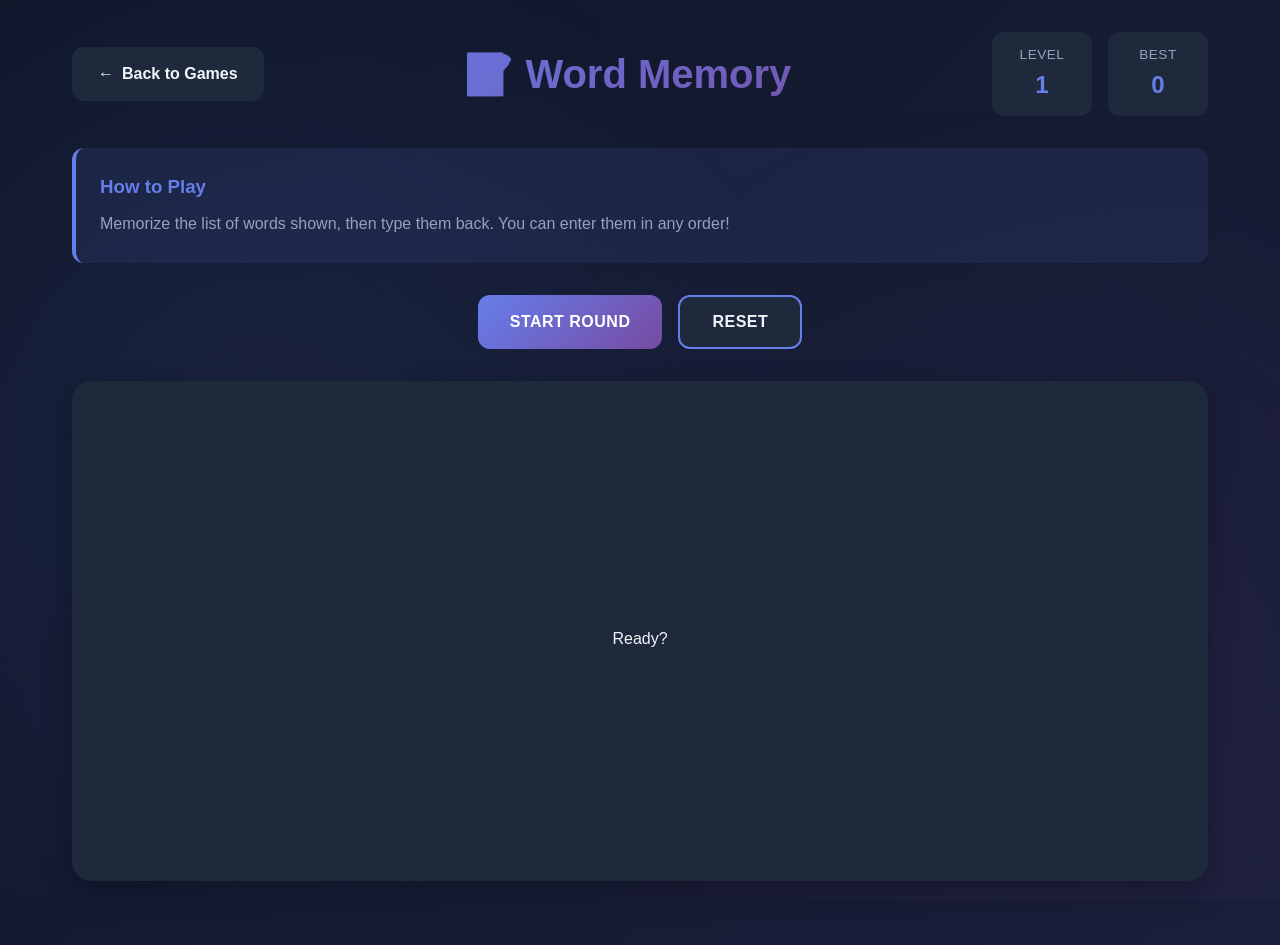
<file: word-memory/index.html>
<!DOCTYPE html>
<html lang="en">
<head>
    <meta charset="UTF-8">
    <meta name="viewport" content="width=device-width, initial-scale=1.0">
    <title>Word Memory - Puzzle Enigma</title>
    <link rel="stylesheet" href="../game-style.css">
    <style>
        .word-display {
            min-height: 200px;
            display: flex;
            flex-wrap: wrap;
            gap: 1rem;
            justify-content: center;
            align-items: center;
            margin: 2rem 0;
        }

        .word-tag {
            padding: 1rem 2rem;
            background: linear-gradient(135deg, var(--primary-color), var(--secondary-color));
            color: white;
            border-radius: 12px;
            font-size: 1.5rem;
            font-weight: 600;
            animation: fadeIn 0.5s ease-out;
        }

        .word-input-container {
            display: flex;
            flex-direction: column;
            gap: 1rem;
            max-width: 500px;
            margin: 0 auto;
        }

        .word-input {
            font-size: 1.25rem;
            padding: 1rem;
            border-radius: 12px;
            border: 2px solid var(--primary-color);
            background: var(--surface-color);
            color: var(--text-color);
        }

        .word-input:focus {
            outline: none;
            box-shadow: 0 0 20px rgba(102, 126, 234, 0.5);
        }

        .recalled-words {
            display: flex;
            flex-wrap: wrap;
            gap: 0.5rem;
            margin-top: 1rem;
        }

        .recalled-word {
            padding: 0.5rem 1rem;
            background: var(--success);
            color: white;
            border-radius: 8px;
            font-size: 1rem;
        }

        #message {
            order: -1;
            width: 100%;
            margin-bottom: 1rem;
        }

        @media (max-width: 768px) {
            .word-tag {
                font-size: 1.2rem;
                padding: 0.75rem 1.5rem;
            }
        }
    </style>
</head>
<body>
    <div class="container">
        <div class="header">
            <a href="../index.html" class="back-btn">
                <span>←</span> Back to Games
            </a>
            <div class="game-title">
                <h1>📝 Word Memory</h1>
            </div>
            <div class="score-info">
                <div class="score-box">
                    <div class="score-label">Level</div>
                    <div class="score-value" id="level">1</div>
                </div>
                <div class="score-box">
                    <div class="score-label">Best</div>
                    <div class="score-value" id="best">0</div>
                </div>
            </div>
        </div>

        <div class="instructions">
            <h3>How to Play</h3>
            <p>Memorize the list of words shown, then type them back. You can enter them in any order!</p>
        </div>

        <div class="controls">
            <button class="btn btn-primary" id="startBtn">Start Round</button>
            <button class="btn btn-secondary" id="submitBtn" style="display: none;">Finish</button>
            <button class="btn btn-secondary" id="resetBtn">Reset</button>
        </div>

        <div class="game-container">
            <div class="word-display" id="wordDisplay">Ready?</div>
            <div class="word-input-container" id="inputContainer" style="display: none;">
                <input type="text" class="word-input" id="wordInput" placeholder="Type a word and press Enter" autocomplete="off">
                <div class="recalled-words" id="recalledWords"></div>
            </div>
            <div id="message"></div>
        </div>
    </div>

    <script>
        const wordBank = [
            'apple', 'banana', 'orange', 'grape', 'mango', 'peach', 'cherry', 'lemon',
            'ocean', 'mountain', 'river', 'forest', 'desert', 'valley', 'island', 'volcano',
            'piano', 'guitar', 'violin', 'drums', 'flute', 'trumpet', 'harp', 'cello',
            'eagle', 'dolphin', 'tiger', 'elephant', 'penguin', 'giraffe', 'zebra', 'koala',
            'ruby', 'emerald', 'diamond', 'sapphire', 'topaz', 'pearl', 'amber', 'jade',
            'thunder', 'lightning', 'rainbow', 'sunset', 'sunrise', 'moonlight', 'starlight', 'twilight',
            'butterfly', 'dragonfly', 'ladybug', 'firefly', 'beetle', 'cricket', 'mantis', 'moth',
            'castle', 'palace', 'tower', 'bridge', 'temple', 'fortress', 'mansion', 'cathedral'
        ];

        let currentWords = [];
        let recalledWords = [];
        let level = 1;
        let bestScore = localStorage.getItem('wordBest') || 0;

        document.getElementById('best').textContent = bestScore;

        const wordDisplay = document.getElementById('wordDisplay');
        const wordInput = document.getElementById('wordInput');
        const inputContainer = document.getElementById('inputContainer');
        const recalledWordsEl = document.getElementById('recalledWords');
        const startBtn = document.getElementById('startBtn');
        const submitBtn = document.getElementById('submitBtn');
        const resetBtn = document.getElementById('resetBtn');

        function getRandomWords(count) {
            const shuffled = [...wordBank].sort(() => Math.random() - 0.5);
            return shuffled.slice(0, count);
        }

        async function showWords() {
            startBtn.disabled = true;
            inputContainer.style.display = 'none';
            submitBtn.style.display = 'none';
            recalledWords = [];
            recalledWordsEl.innerHTML = '';
            wordInput.value = '';

            const wordCount = 3 + level;
            currentWords = getRandomWords(wordCount);

            showMessage(`Memorize these ${wordCount} words...`, 'success');

            await new Promise(resolve => setTimeout(resolve, 1000));

            wordDisplay.innerHTML = '';
            currentWords.forEach(word => {
                const tag = document.createElement('div');
                tag.className = 'word-tag';
                tag.textContent = word;
                wordDisplay.appendChild(tag);
            });

            const displayTime = Math.max(3000, wordCount * 1000);
            await new Promise(resolve => setTimeout(resolve, displayTime));

            wordDisplay.innerHTML = '<div style="color: var(--text-muted); font-size: 1.5rem;">Type the words you remember...</div>';

            inputContainer.style.display = 'flex';
            submitBtn.style.display = 'inline-block';
            wordInput.focus();
            showMessage('Type each word and press Enter!', 'success');
        }

        function addRecalledWord() {
            const word = wordInput.value.trim().toLowerCase();

            if (word === '') return;

            if (recalledWords.includes(word)) {
                showMessage('You already entered that word!', 'error');
                wordInput.value = '';
                return;
            }

            if (!currentWords.includes(word)) {
                showMessage(`"${word}" was not in the list!`, 'error');
                wordInput.value = '';
                return;
            }

            recalledWords.push(word);

            const tag = document.createElement('div');
            tag.className = 'recalled-word';
            tag.textContent = word;
            recalledWordsEl.appendChild(tag);

            wordInput.value = '';

            if (recalledWords.length === currentWords.length) {
                setTimeout(() => checkCompletion(), 500);
            }
        }

        function checkCompletion() {
            const allCorrect = currentWords.every(word => recalledWords.includes(word));

            if (allCorrect) {
                level++;
                document.getElementById('level').textContent = level;

                if (level - 1 > bestScore) {
                    bestScore = level - 1;
                    localStorage.setItem('wordBest', bestScore);
                    document.getElementById('best').textContent = bestScore;
                }

                showMessage('🎉 Perfect recall! Get ready for more words...', 'success');
                setTimeout(() => showWords(), 2500);
            } else {
                finishRound();
            }
        }

        function finishRound() {
            const correct = recalledWords.filter(word => currentWords.includes(word)).length;
            const total = currentWords.length;

            if (correct === total) {
                level++;
                document.getElementById('level').textContent = level;

                if (level - 1 > bestScore) {
                    bestScore = level - 1;
                    localStorage.setItem('wordBest', bestScore);
                    document.getElementById('best').textContent = bestScore;
                }

                showMessage(`🎉 Perfect! You got all ${total} words! Next level...`, 'success');
                setTimeout(() => showWords(), 2500);
            } else {
                const missed = currentWords.filter(word => !recalledWords.includes(word));
                showMessage(`You got ${correct}/${total} correct! Missed: ${missed.join(', ')}`, 'error');

                wordDisplay.innerHTML = '';
                currentWords.forEach(word => {
                    const tag = document.createElement('div');
                    tag.className = 'word-tag';
                    tag.textContent = word;
                    tag.style.opacity = recalledWords.includes(word) ? '1' : '0.5';
                    wordDisplay.appendChild(tag);
                });

                inputContainer.style.display = 'none';
                submitBtn.style.display = 'none';
                startBtn.disabled = false;
                startBtn.textContent = 'Try Again';
            }
        }

        function resetGame() {
            level = 1;
            currentWords = [];
            recalledWords = [];
            document.getElementById('level').textContent = '1';
            wordDisplay.innerHTML = 'Ready?';
            wordInput.value = '';
            recalledWordsEl.innerHTML = '';
            inputContainer.style.display = 'none';
            submitBtn.style.display = 'none';
            startBtn.disabled = false;
            startBtn.textContent = 'Start Round';
            document.getElementById('message').textContent = '';
        }

        function showMessage(text, type) {
            const messageEl = document.getElementById('message');
            messageEl.textContent = text;
            messageEl.className = `message ${type}`;
        }

        startBtn.addEventListener('click', showWords);
        submitBtn.addEventListener('click', finishRound);
        resetBtn.addEventListener('click', resetGame);

        wordInput.addEventListener('keypress', (e) => {
            if (e.key === 'Enter') {
                addRecalledWord();
            }
        });
    </script>
</body>
</html>
</file>
<file: style.css>
it* {
    margin: 0;
    padding: 0;
    box-sizing: border-box;
}

:root {
    --primary-color: #667eea;
    --primary-dark: #5568d3;
    --secondary-color: #764ba2;
    --bg-color: #0f172a;
    --surface-color: #1e293b;
    --text-color: #f1f5f9;
    --text-muted: #94a3b8;
    --accent-easy: #10b981;
    --accent-medium: #f59e0b;
    --accent-hard: #ef4444;
    --accent-expert: #8b5cf6;
    --shadow: 0 10px 30px rgba(0, 0, 0, 0.3);
    --shadow-hover: 0 15px 40px rgba(102, 126, 234, 0.4);
}

body {
    font-family: -apple-system, BlinkMacSystemFont, 'Segoe UI', Roboto, Oxygen, Ubuntu, Cantarell, sans-serif;
    background: linear-gradient(135deg, var(--bg-color) 0%, #1a1f3a 100%);
    color: var(--text-color);
    min-height: 100vh;
    line-height: 1.6;
    overflow-x: hidden;
}

body::before {
    content: '';
    position: fixed;
    top: 0;
    left: 0;
    width: 100%;
    height: 100%;
    background:
        radial-gradient(circle at 20% 50%, rgba(102, 126, 234, 0.1) 0%, transparent 50%),
        radial-gradient(circle at 80% 80%, rgba(118, 75, 162, 0.1) 0%, transparent 50%);
    pointer-events: none;
    z-index: 0;
}

.container {
    position: relative;
    max-width: 1400px;
    margin: 0 auto;
    padding: 2rem;
    z-index: 1;
}

header {
    text-align: center;
    margin-bottom: 3rem;
    animation: fadeInDown 0.8s ease-out;
}

.title {
    font-size: 3.5rem;
    font-weight: 800;
    background: linear-gradient(135deg, var(--primary-color), var(--secondary-color));
    -webkit-background-clip: text;
    -webkit-text-fill-color: transparent;
    background-clip: text;
    margin-bottom: 0.5rem;
    letter-spacing: -1px;
}

.subtitle {
    font-size: 1.25rem;
    color: var(--text-muted);
    font-weight: 300;
}

.games-grid {
    display: grid;
    grid-template-columns: repeat(auto-fit, minmax(280px, 1fr));
    gap: 2rem;
    margin-bottom: 3rem;
    animation: fadeInUp 0.8s ease-out 0.2s both;
}

.game-card {
    background: var(--surface-color);
    border-radius: 20px;
    padding: 2rem;
    cursor: pointer;
    transition: all 0.3s cubic-bezier(0.4, 0, 0.2, 1);
    border: 2px solid transparent;
    box-shadow: var(--shadow);
    position: relative;
    overflow: hidden;
}

.game-card::before {
    content: '';
    position: absolute;
    top: 0;
    left: 0;
    width: 100%;
    height: 100%;
    background: linear-gradient(135deg, var(--primary-color), var(--secondary-color));
    opacity: 0;
    transition: opacity 0.3s ease;
    z-index: 0;
}

.game-card:hover::before {
    opacity: 0.1;
}

.game-card:hover {
    transform: translateY(-8px);
    box-shadow: var(--shadow-hover);
    border-color: var(--primary-color);
}

.game-card > * {
    position: relative;
    z-index: 1;
}

.game-icon {
    font-size: 3rem;
    margin-bottom: 1rem;
    transition: transform 0.3s ease;
}

.game-card:hover .game-icon {
    transform: scale(1.1) rotate(5deg);
}

.game-card h3 {
    font-size: 1.5rem;
    margin-bottom: 0.5rem;
    color: var(--text-color);
    font-weight: 700;
}

.game-card p {
    color: var(--text-muted);
    font-size: 0.95rem;
    margin-bottom: 1rem;
    min-height: 3rem;
}

.difficulty {
    display: inline-block;
    padding: 0.4rem 1rem;
    border-radius: 20px;
    font-size: 0.85rem;
    font-weight: 600;
    text-transform: uppercase;
    letter-spacing: 0.5px;
}

.difficulty {
    background: var(--accent-medium);
    color: white;
}

.game-card[data-game="pairs"] .difficulty,
.game-card[data-game="word-memory"] .difficulty {
    background: var(--accent-easy);
}

.game-card[data-game="pattern-grid"] .difficulty,
.game-card[data-game="speed-matching"] .difficulty,
.game-card[data-game="sequence-builder"] .difficulty {
    background: var(--accent-hard);
}

.game-card[data-game="n-back"] .difficulty {
    background: var(--accent-expert);
}

footer {
    text-align: center;
    padding: 2rem 0;
    color: var(--text-muted);
    font-size: 0.9rem;
    border-top: 1px solid rgba(255, 255, 255, 0.1);
    animation: fadeIn 0.8s ease-out 0.4s both;
}

/* Animations */
@keyframes fadeInDown {
    from {
        opacity: 0;
        transform: translateY(-30px);
    }
    to {
        opacity: 1;
        transform: translateY(0);
    }
}

@keyframes fadeInUp {
    from {
        opacity: 0;
        transform: translateY(30px);
    }
    to {
        opacity: 1;
        transform: translateY(0);
    }
}

@keyframes fadeIn {
    from {
        opacity: 0;
    }
    to {
        opacity: 1;
    }
}

/* Responsive Design */
@media (max-width: 768px) {
    .container {
        padding: 1.5rem;
    }

    .title {
        font-size: 2.5rem;
    }

    .subtitle {
        font-size: 1rem;
    }

    .games-grid {
        grid-template-columns: 1fr;
        gap: 1.5rem;
    }

    .game-card {
        padding: 1.5rem;
    }
}

@media (max-width: 480px) {
    .title {
        font-size: 2rem;
    }

    .game-card h3 {
        font-size: 1.25rem;
    }
}
</file>
<file: game-style.css>
* {
    margin: 0;
    padding: 0;
    box-sizing: border-box;
}

:root {
    --primary-color: #667eea;
    --primary-dark: #5568d3;
    --secondary-color: #764ba2;
    --bg-color: #0f172a;
    --surface-color: #1e293b;
    --text-color: #f1f5f9;
    --text-muted: #94a3b8;
    --success: #10b981;
    --warning: #f59e0b;
    --error: #ef4444;
    --shadow: 0 10px 30px rgba(0, 0, 0, 0.3);
}

body {
    font-family: -apple-system, BlinkMacSystemFont, 'Segoe UI', Roboto, Oxygen, Ubuntu, Cantarell, sans-serif;
    background: linear-gradient(135deg, var(--bg-color) 0%, #1a1f3a 100%);
    color: var(--text-color);
    min-height: 100vh;
    line-height: 1.6;
}

body::before {
    content: '';
    position: fixed;
    top: 0;
    left: 0;
    width: 100%;
    height: 100%;
    background:
        radial-gradient(circle at 20% 50%, rgba(102, 126, 234, 0.1) 0%, transparent 50%),
        radial-gradient(circle at 80% 80%, rgba(118, 75, 162, 0.1) 0%, transparent 50%);
    pointer-events: none;
    z-index: 0;
}

.container {
    position: relative;
    max-width: 1200px;
    margin: 0 auto;
    padding: 2rem;
    z-index: 1;
}

.header {
    display: flex;
    justify-content: space-between;
    align-items: center;
    margin-bottom: 2rem;
    flex-wrap: wrap;
    gap: 1rem;
}

.back-btn {
    display: inline-flex;
    align-items: center;
    gap: 0.5rem;
    padding: 0.75rem 1.5rem;
    background: var(--surface-color);
    color: var(--text-color);
    text-decoration: none;
    border-radius: 12px;
    font-weight: 600;
    transition: all 0.3s ease;
    border: 2px solid transparent;
}

.back-btn:hover {
    background: var(--primary-color);
    transform: translateX(-5px);
    box-shadow: 0 5px 20px rgba(102, 126, 234, 0.4);
}

.game-title {
    flex: 1;
    text-align: center;
}

.game-title h1 {
    font-size: 2.5rem;
    background: linear-gradient(135deg, var(--primary-color), var(--secondary-color));
    -webkit-background-clip: text;
    -webkit-text-fill-color: transparent;
    background-clip: text;
}

.score-info {
    display: flex;
    gap: 1rem;
    align-items: center;
}

.score-box {
    background: var(--surface-color);
    padding: 0.75rem 1.5rem;
    border-radius: 12px;
    text-align: center;
    min-width: 100px;
}

.score-label {
    font-size: 0.85rem;
    color: var(--text-muted);
    text-transform: uppercase;
    letter-spacing: 0.5px;
}

.score-value {
    font-size: 1.5rem;
    font-weight: 700;
    color: var(--primary-color);
}

.game-container {
    background: var(--surface-color);
    border-radius: 20px;
    padding: 3rem;
    box-shadow: var(--shadow);
    margin-bottom: 2rem;
    min-height: 500px;
    display: flex;
    flex-direction: column;
    align-items: center;
    justify-content: center;
}

.controls {
    display: flex;
    gap: 1rem;
    justify-content: center;
    flex-wrap: wrap;
    margin-bottom: 2rem;
}

.btn {
    padding: 1rem 2rem;
    border: none;
    border-radius: 12px;
    font-size: 1rem;
    font-weight: 600;
    cursor: pointer;
    transition: all 0.3s ease;
    text-transform: uppercase;
    letter-spacing: 0.5px;
}

.btn-primary {
    background: linear-gradient(135deg, var(--primary-color), var(--secondary-color));
    color: white;
}

.btn-primary:hover {
    transform: translateY(-3px);
    box-shadow: 0 10px 25px rgba(102, 126, 234, 0.5);
}

.btn-secondary {
    background: var(--surface-color);
    color: var(--text-color);
    border: 2px solid var(--primary-color);
}

.btn-secondary:hover {
    background: var(--primary-color);
    transform: translateY(-3px);
}

.btn:disabled {
    opacity: 0.5;
    cursor: not-allowed;
    transform: none;
}

.instructions {
    background: rgba(102, 126, 234, 0.1);
    border-left: 4px solid var(--primary-color);
    padding: 1.5rem;
    border-radius: 12px;
    margin-bottom: 2rem;
}

.instructions h3 {
    margin-bottom: 0.5rem;
    color: var(--primary-color);
}

.instructions p {
    color: var(--text-muted);
    line-height: 1.8;
}

.message {
    padding: 1rem 2rem;
    border-radius: 12px;
    text-align: center;
    font-weight: 600;
    margin: 1rem 0;
    animation: slideIn 0.3s ease-out;
}

.message.success {
    background: rgba(16, 185, 129, 0.2);
    color: var(--success);
    border: 2px solid var(--success);
}

.message.error {
    background: rgba(239, 68, 68, 0.2);
    color: var(--error);
    border: 2px solid var(--error);
}

@keyframes slideIn {
    from {
        opacity: 0;
        transform: translateY(-20px);
    }
    to {
        opacity: 1;
        transform: translateY(0);
    }
}

@keyframes fadeIn {
    from { opacity: 0; }
    to { opacity: 1; }
}

/* Responsive Design */
@media (max-width: 768px) {
    .container {
        padding: 1rem;
    }

    .header {
        flex-direction: column;
        text-align: center;
    }

    .game-title h1 {
        font-size: 2rem;
    }

    .game-container {
        padding: 1.5rem;
    }

    .controls {
        flex-direction: column;
        width: 100%;
    }

    .btn {
        width: 100%;
    }
}
</file>
